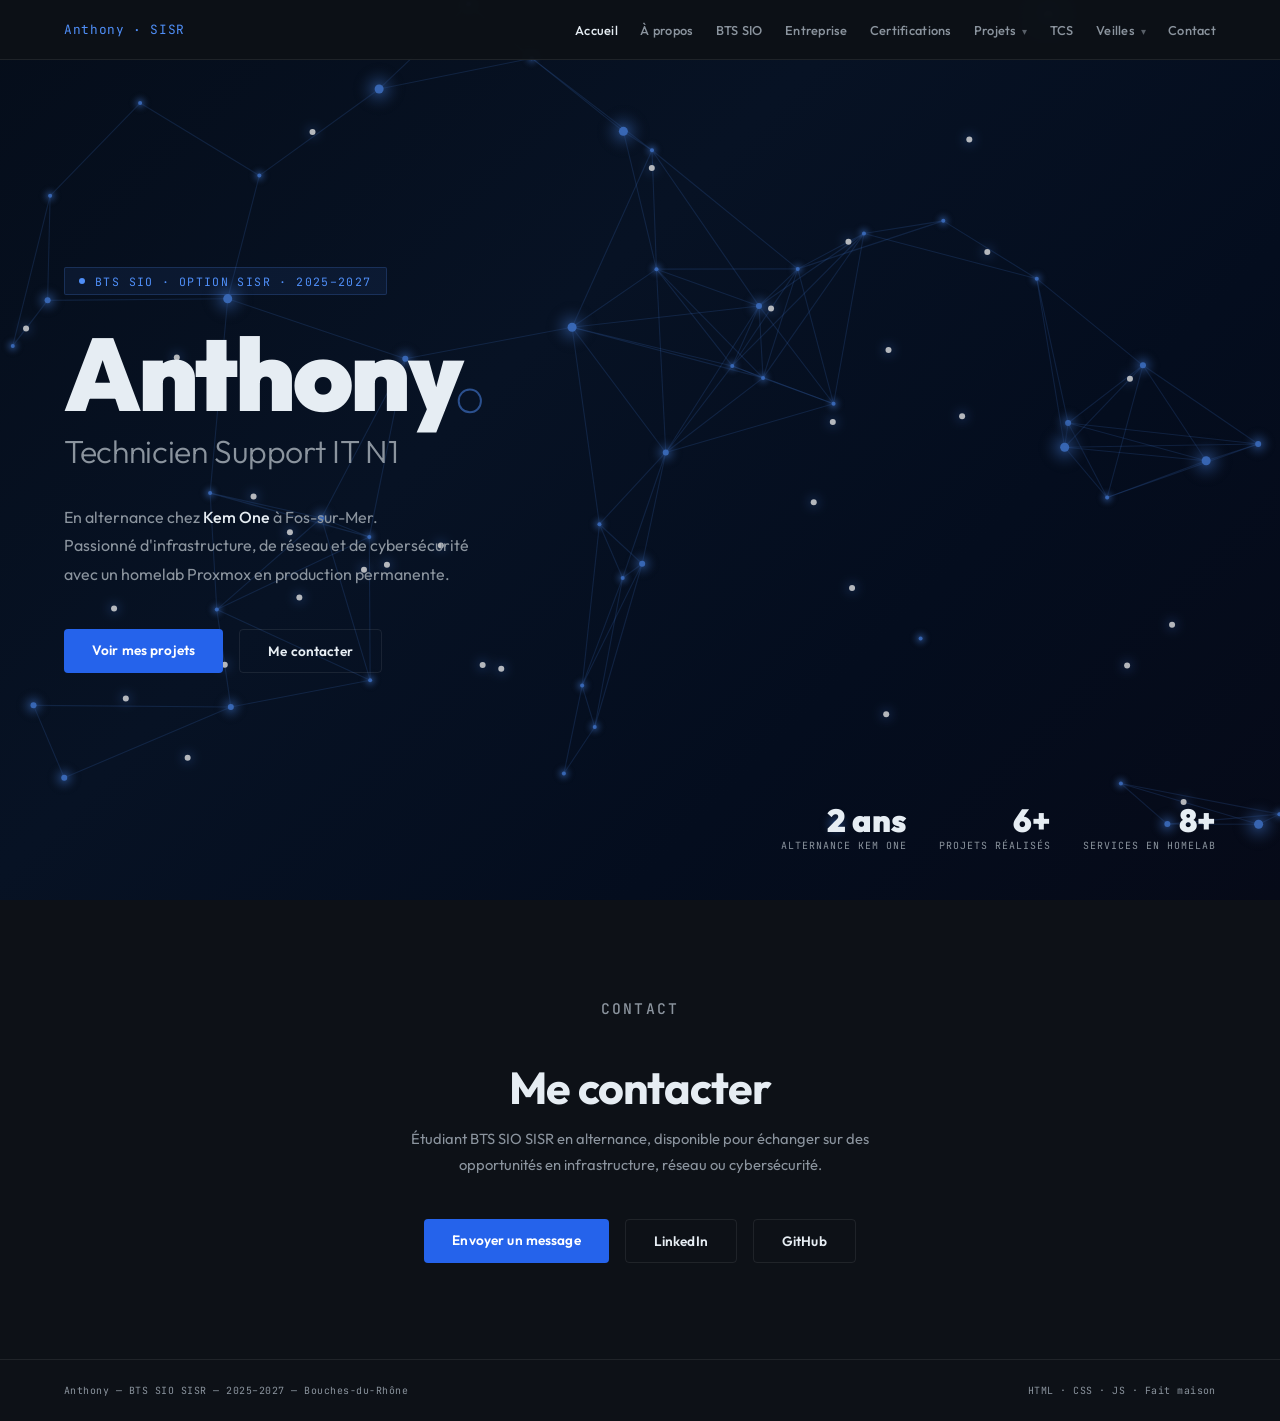
<file: index.html>
<!DOCTYPE html>
<html lang="fr">
<head>
  <meta charset="UTF-8"/>
  <meta name="viewport" content="width=device-width, initial-scale=1.0"/>
  <title>Anthony Portfolio BTS SIO SISR</title>
  <link rel="icon" type="image/x-icon" href="favicon.ico">
  <link rel="preconnect" href="https://fonts.googleapis.com">
  <link href="https://fonts.googleapis.com/css2?family=Outfit:wght@300;400;500;600;700;900&family=JetBrains+Mono:wght@400;500&display=swap" rel="stylesheet">
  <link rel="stylesheet" href="style.css">
</head>
<body>

<!-- NAV -->
<nav>
  <a href="index.html" class="nav-logo">Anthony · SISR</a>
  <ul class="nav-links">
    <li><a href="index.html" class="active">Accueil</a></li>
    <li><a href="a-propos.html">À propos</a></li>
    <li><a href="bts-sio.html">BTS SIO</a></li>
    <li><a href="entreprise.html">Entreprise</a></li>
    <li><a href="certifications.html">Certifications</a></li>
    <li class="has-sub">
      <a href="projets.html">Projets</a>
      <ul class="sub">
        <li><a href="procedures.html">Toutes mes procédures</a></li>
        <li><a href="projets-e5.html">Projets E5</a></li>
        <li><a href="projets-e6.html">Projets E6</a></li>
      </ul>
    </li>
    <li><a href="tcs.html">TCS</a></li>
    <li class="has-sub">
      <a href="veille-technologique.html">Veilles</a>
      <ul class="sub">
        <li><a href="veille-technologique.html">Veille technologique</a></li>
        <li><a href="veille-juridique.html">Veille juridique</a></li>
      </ul>
    </li>
    <li><a href="index.html#contact">Contact</a></li>
  </ul>
  <button class="burger" type="button" aria-label="Ouvrir le menu" aria-expanded="false">☰</button>
</nav>

<main>
<!-- HERO -->
<section id="hero">
  <canvas id="network-canvas"></canvas>
    <div class="hero-inner">
      <div class="hero-eyebrow">BTS SIO · Option SISR · 2025–2027</div>
      <h1 class="hero-name">Anthony<span>.</span></h1>
      <p class="hero-role">Technicien Support IT N1</p>
      <p class="hero-desc">
        En alternance chez <strong>Kem One</strong> à Fos-sur-Mer.<br>
        Passionné d'infrastructure, de réseau et de cybersécurité<br>
        avec un homelab Proxmox en production permanente.
      </p>
      <div class="hero-actions">
        <a href="projets.html" class="btn btn-blue">Voir mes projets</a>
        <a href="#contact" class="btn btn-ghost-d">Me contacter</a>
      </div>
    </div>

    <div class="hero-stats">
      <div class="h-stat">
        <div class="h-stat-val">2 ans</div>
        <div class="h-stat-label">Alternance Kem One</div>
      </div>
      <div class="h-stat">
        <div class="h-stat-val">6+</div>
        <div class="h-stat-label">Projets réalisés</div>
      </div>
      <div class="h-stat">
        <div class="h-stat-val">8+</div>
        <div class="h-stat-label">Services en homelab</div>
      </div>
    </div>
  </section>

<!-- CONTACT -->
<section class="s-dark0" id="contact">
  <div class="section-inner">
    <div class="contact-inner">
      <p class="s-tag" style="text-align:center">Contact</p>
      <h2 class="s-title reveal">Me contacter</h2>
      <p class="reveal">Étudiant BTS SIO SISR en alternance, disponible pour échanger
      sur des opportunités en infrastructure, réseau ou cybersécurité.</p>
      <div class="contact-btns reveal">
        <a href="mailto:Anthony.HOSPITAL@m2sformation.com" class="btn btn-blue">Envoyer un message</a>
        <a href="https://linkedin.com/in/anthony-hospital-2333b619b" target="_blank" class="btn btn-ghost-d">LinkedIn</a>
        <a href="https://github.com/anthhosp" target="_blank" class="btn btn-ghost-d">GitHub</a>
      </div>
    </div>
  </div>
</section>
</main>

<footer>
  <span>Anthony — BTS SIO SISR — 2025–2027 — Bouches-du-Rhône</span>
  <span>HTML · CSS · JS · Fait maison</span>
</footer>

<script src="site.js"></script>
<script src="hero.js"></script>
</body>
</html>
</file>
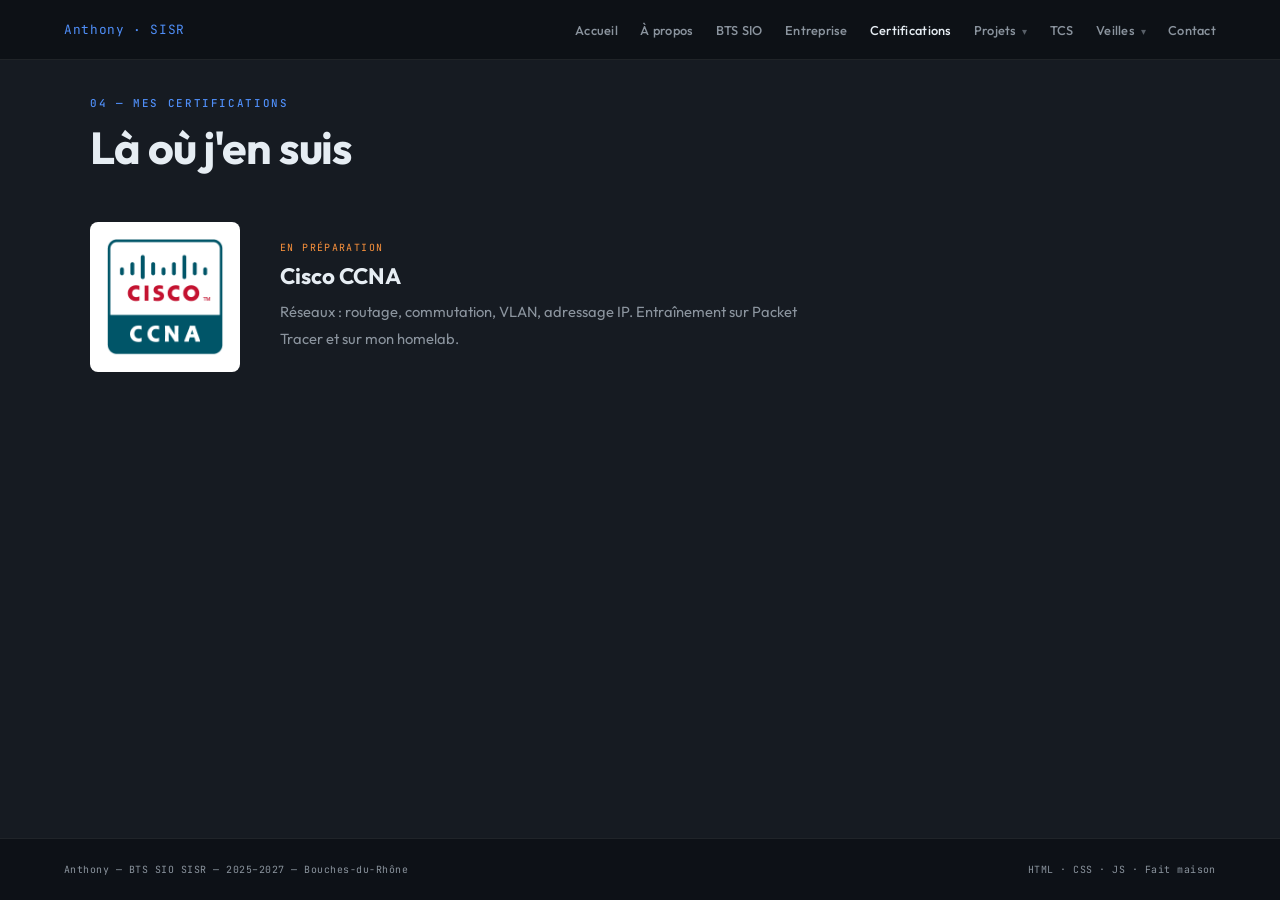
<file: certifications.html>
<!DOCTYPE html>
<html lang="fr">
<head>
  <meta charset="UTF-8"/>
  <meta name="viewport" content="width=device-width, initial-scale=1.0"/>
  <title>Mes certifications — Anthony</title>
  <link rel="icon" type="image/x-icon" href="favicon.ico">
  <link rel="preconnect" href="https://fonts.googleapis.com">
  <link href="https://fonts.googleapis.com/css2?family=Outfit:wght@300;400;500;600;700;900&family=JetBrains+Mono:wght@400;500&display=swap" rel="stylesheet">
  <link rel="stylesheet" href="style.css">
</head>
<body>

<!-- NAV -->
<nav>
  <a href="index.html" class="nav-logo">Anthony · SISR</a>
  <ul class="nav-links">
    <li><a href="index.html">Accueil</a></li>
    <li><a href="a-propos.html">À propos</a></li>
    <li><a href="bts-sio.html">BTS SIO</a></li>
    <li><a href="entreprise.html">Entreprise</a></li>
    <li><a href="certifications.html" class="active">Certifications</a></li>
    <li class="has-sub">
      <a href="projets.html">Projets</a>
      <ul class="sub">
        <li><a href="procedures.html">Toutes mes procédures</a></li>
        <li><a href="projets-e5.html">Projets E5</a></li>
        <li><a href="projets-e6.html">Projets E6</a></li>
      </ul>
    </li>
    <li><a href="tcs.html">TCS</a></li>
    <li class="has-sub">
      <a href="veille-technologique.html">Veilles</a>
      <ul class="sub">
        <li><a href="veille-technologique.html">Veille technologique</a></li>
        <li><a href="veille-juridique.html">Veille juridique</a></li>
      </ul>
    </li>
    <li><a href="index.html#contact">Contact</a></li>
  </ul>
  <button class="burger" type="button" aria-label="Ouvrir le menu" aria-expanded="false">☰</button>
</nav>

<main>
<!-- 04 — CERTIFICATIONS -->
<section class="s-dark" id="certifications">
  <div class="section-inner">
    <p class="s-tag">04 — Mes certifications</p>
    <h2 class="s-title">Là où j'en suis</h2>

    <div class="reveal" style="display:flex;align-items:center;gap:2.5rem;flex-wrap:wrap;">
      <div style="background:#fff;border-radius:8px;padding:1rem;flex-shrink:0;width:150px;height:150px;display:flex;align-items:center;justify-content:center;">
        <img src="logo-ccna.png" alt="Cisco CCNA" style="max-width:100%;max-height:100%;" onerror="this.style.display='none'">
      </div>
      <div style="max-width:520px;">
        <div style="font-family:var(--mono);font-size:0.62rem;letter-spacing:0.14em;text-transform:uppercase;color:#fb923c;margin-bottom:0.5rem;">En préparation</div>
        <h3 style="font-size:1.4rem;font-weight:700;color:var(--text-d);margin-bottom:0.6rem;">Cisco CCNA</h3>
        <p style="font-size:0.92rem;color:var(--text-d2);line-height:1.8;">Réseaux : routage, commutation, VLAN, adressage IP. Entraînement sur Packet Tracer et sur mon homelab.</p>
      </div>
    </div>
  </div>
</section>
</main>

<footer>
  <span>Anthony — BTS SIO SISR — 2025–2027 — Bouches-du-Rhône</span>
  <span>HTML · CSS · JS · Fait maison</span>
</footer>

<script src="site.js"></script>
</body>
</html>
</file>
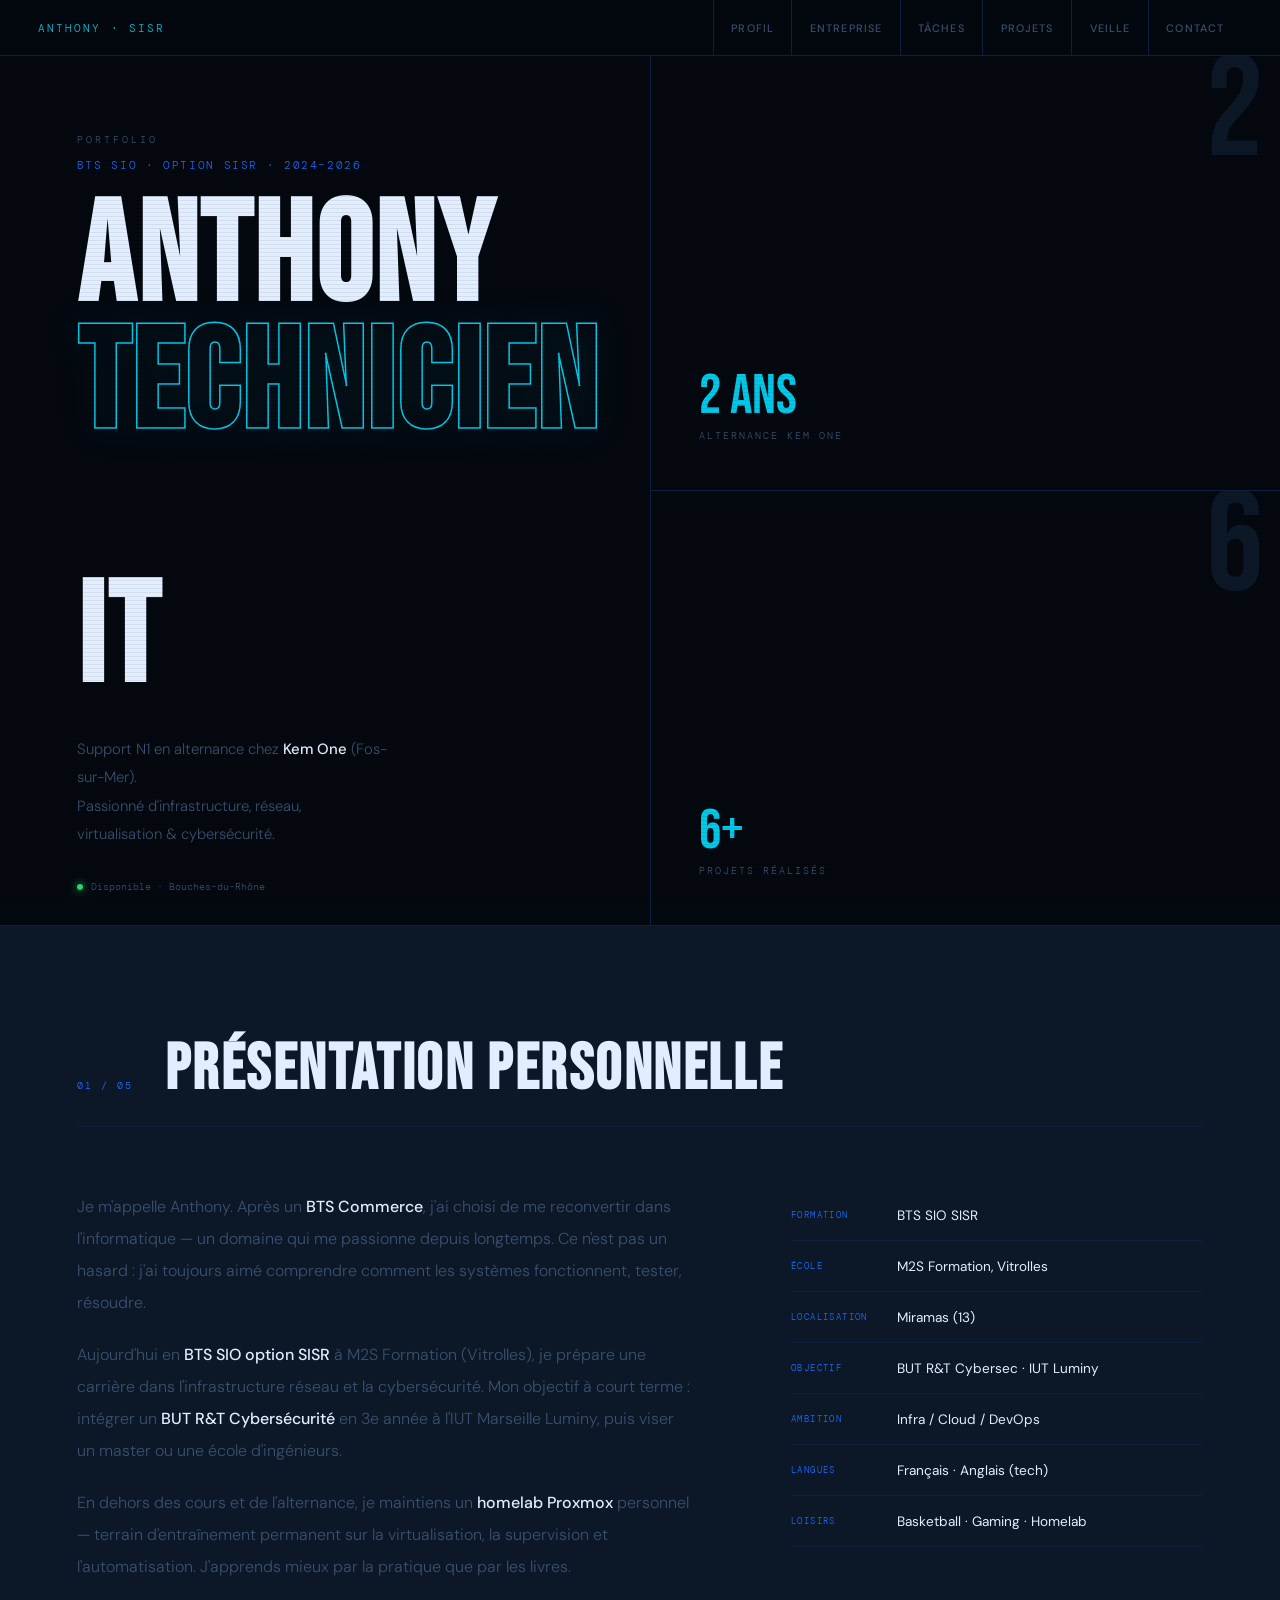
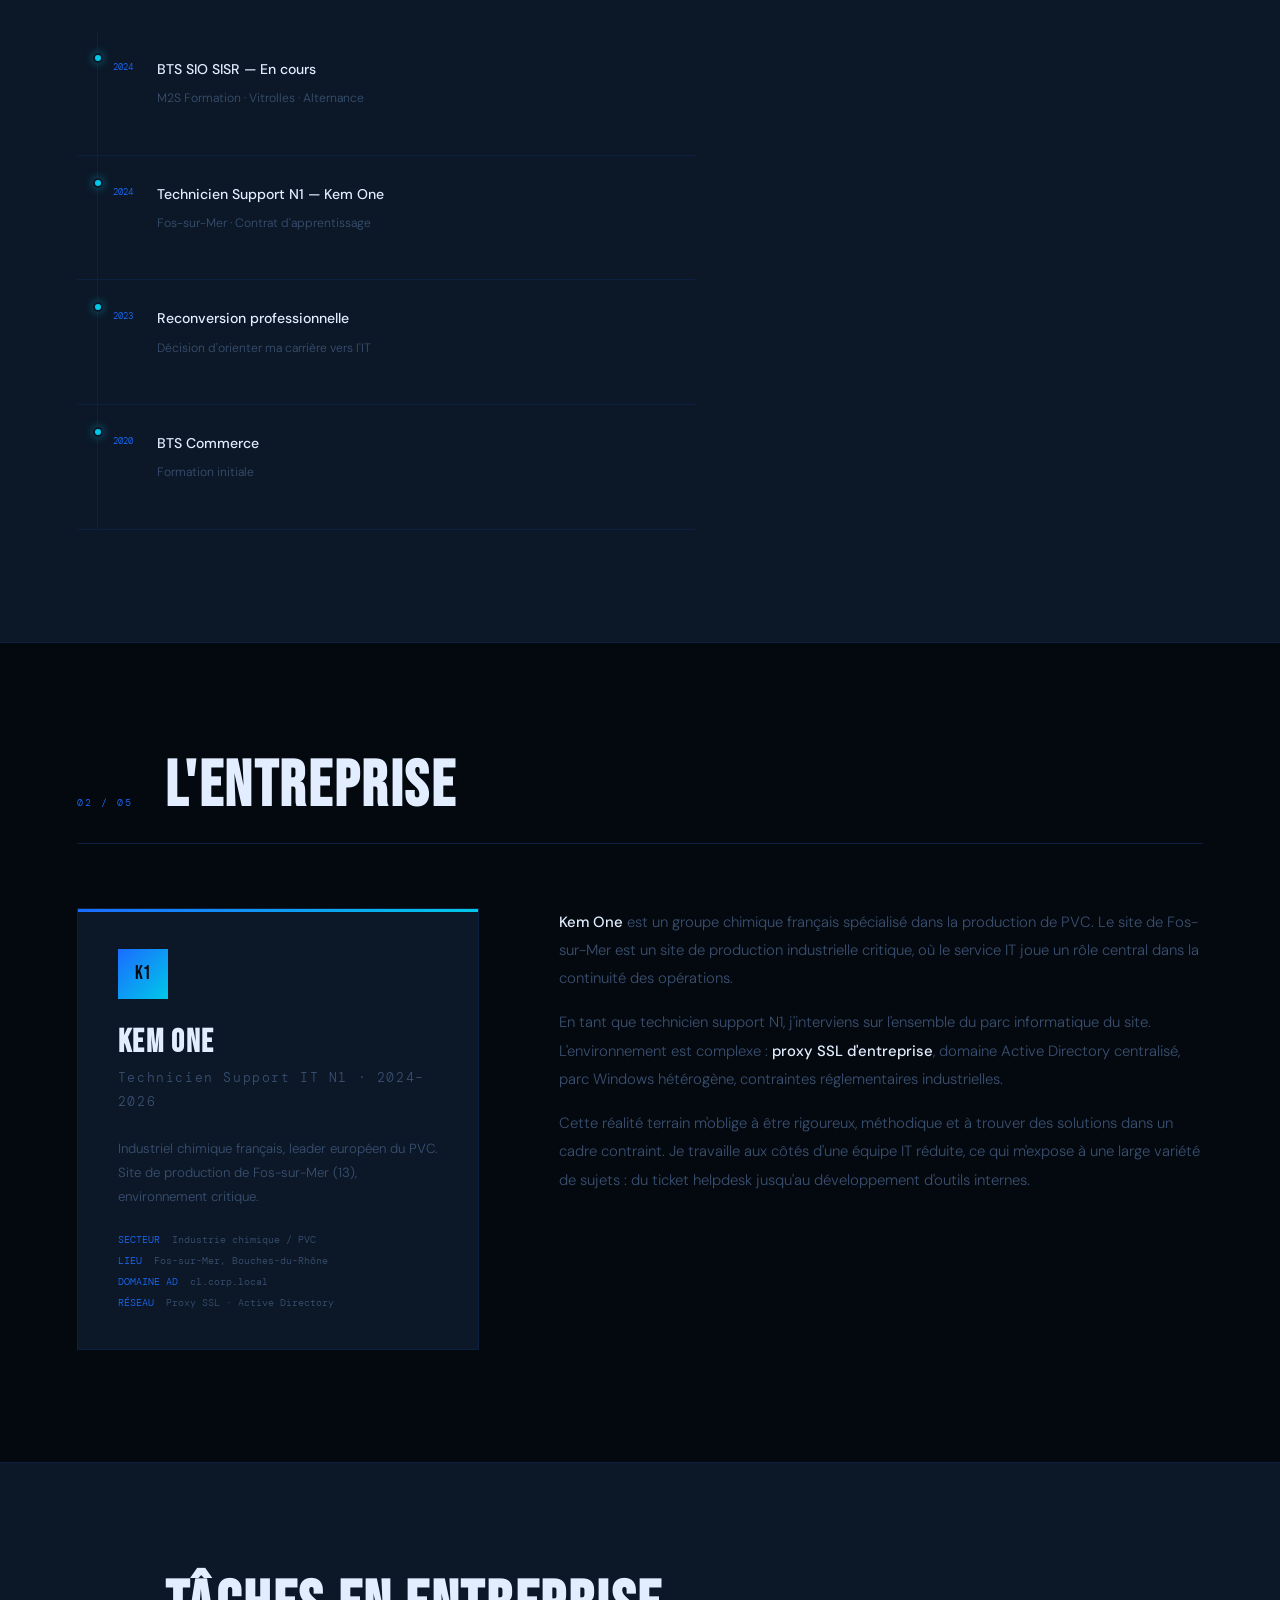
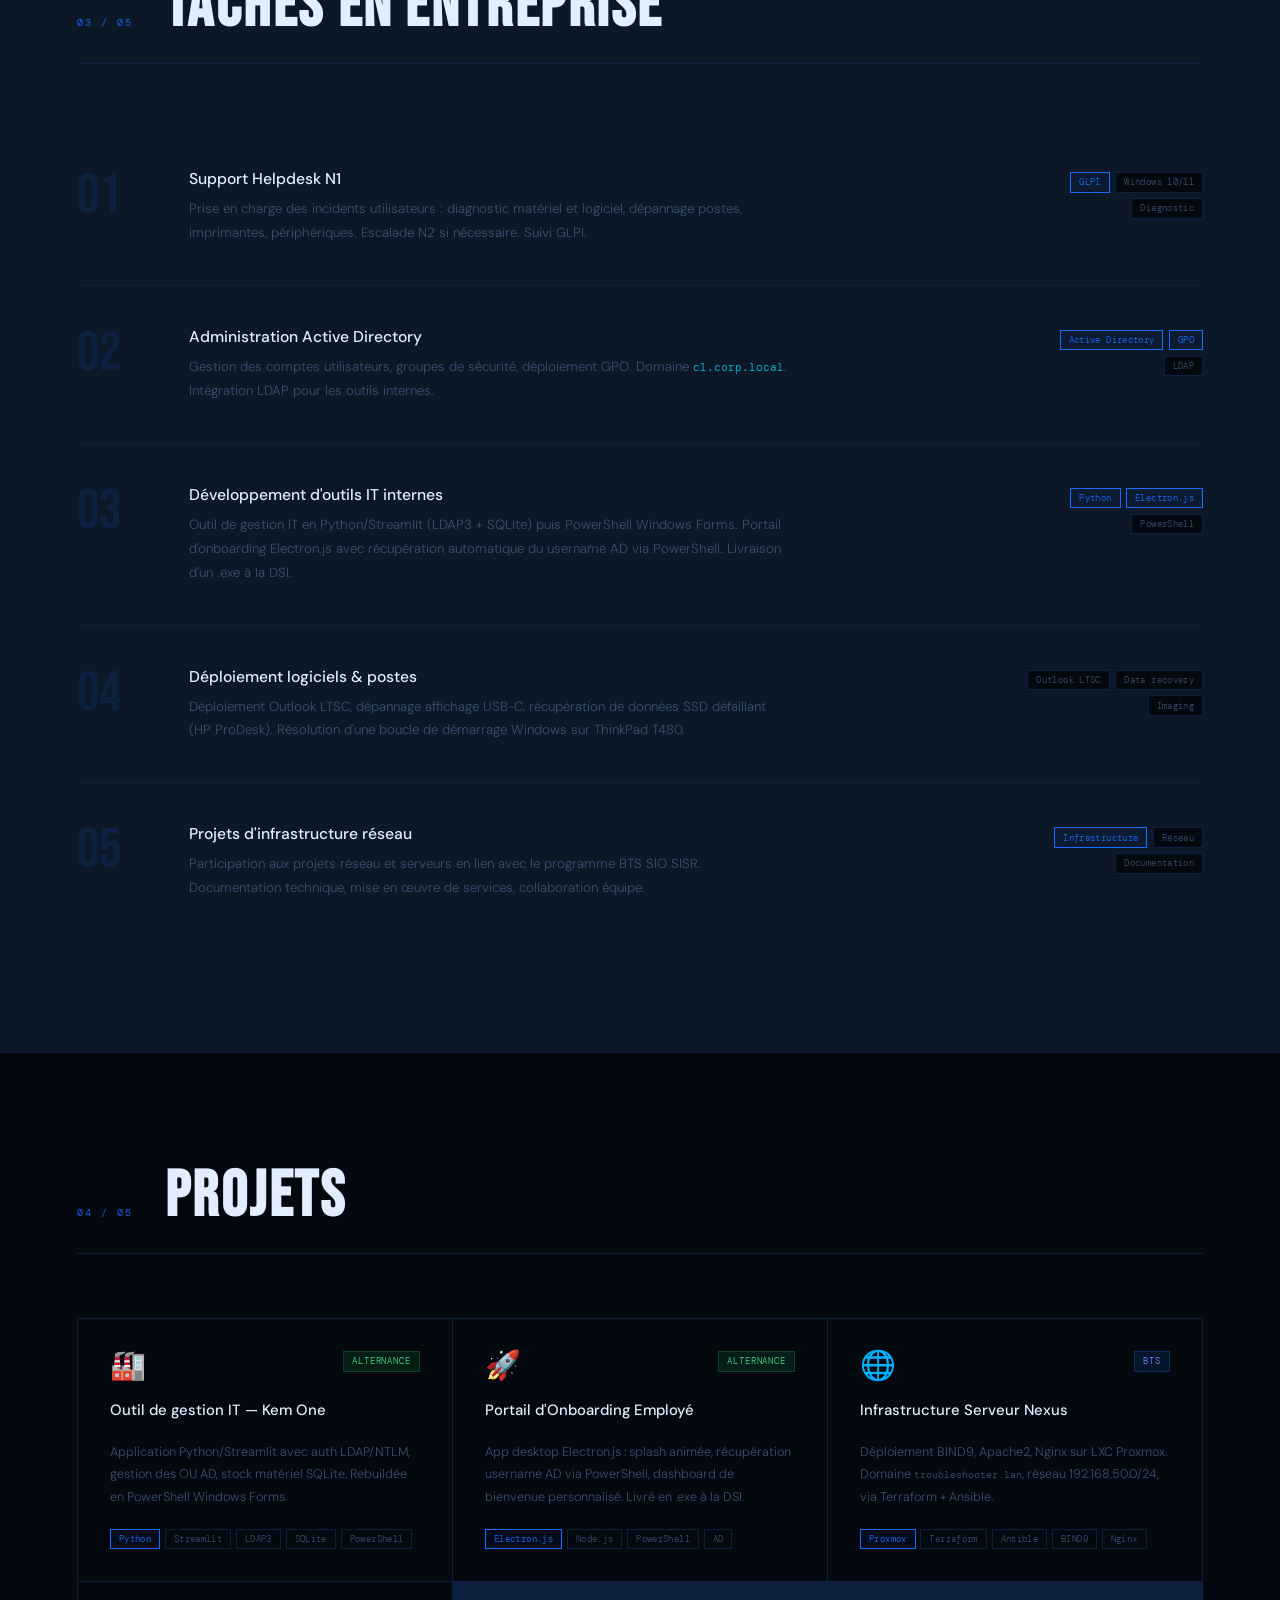
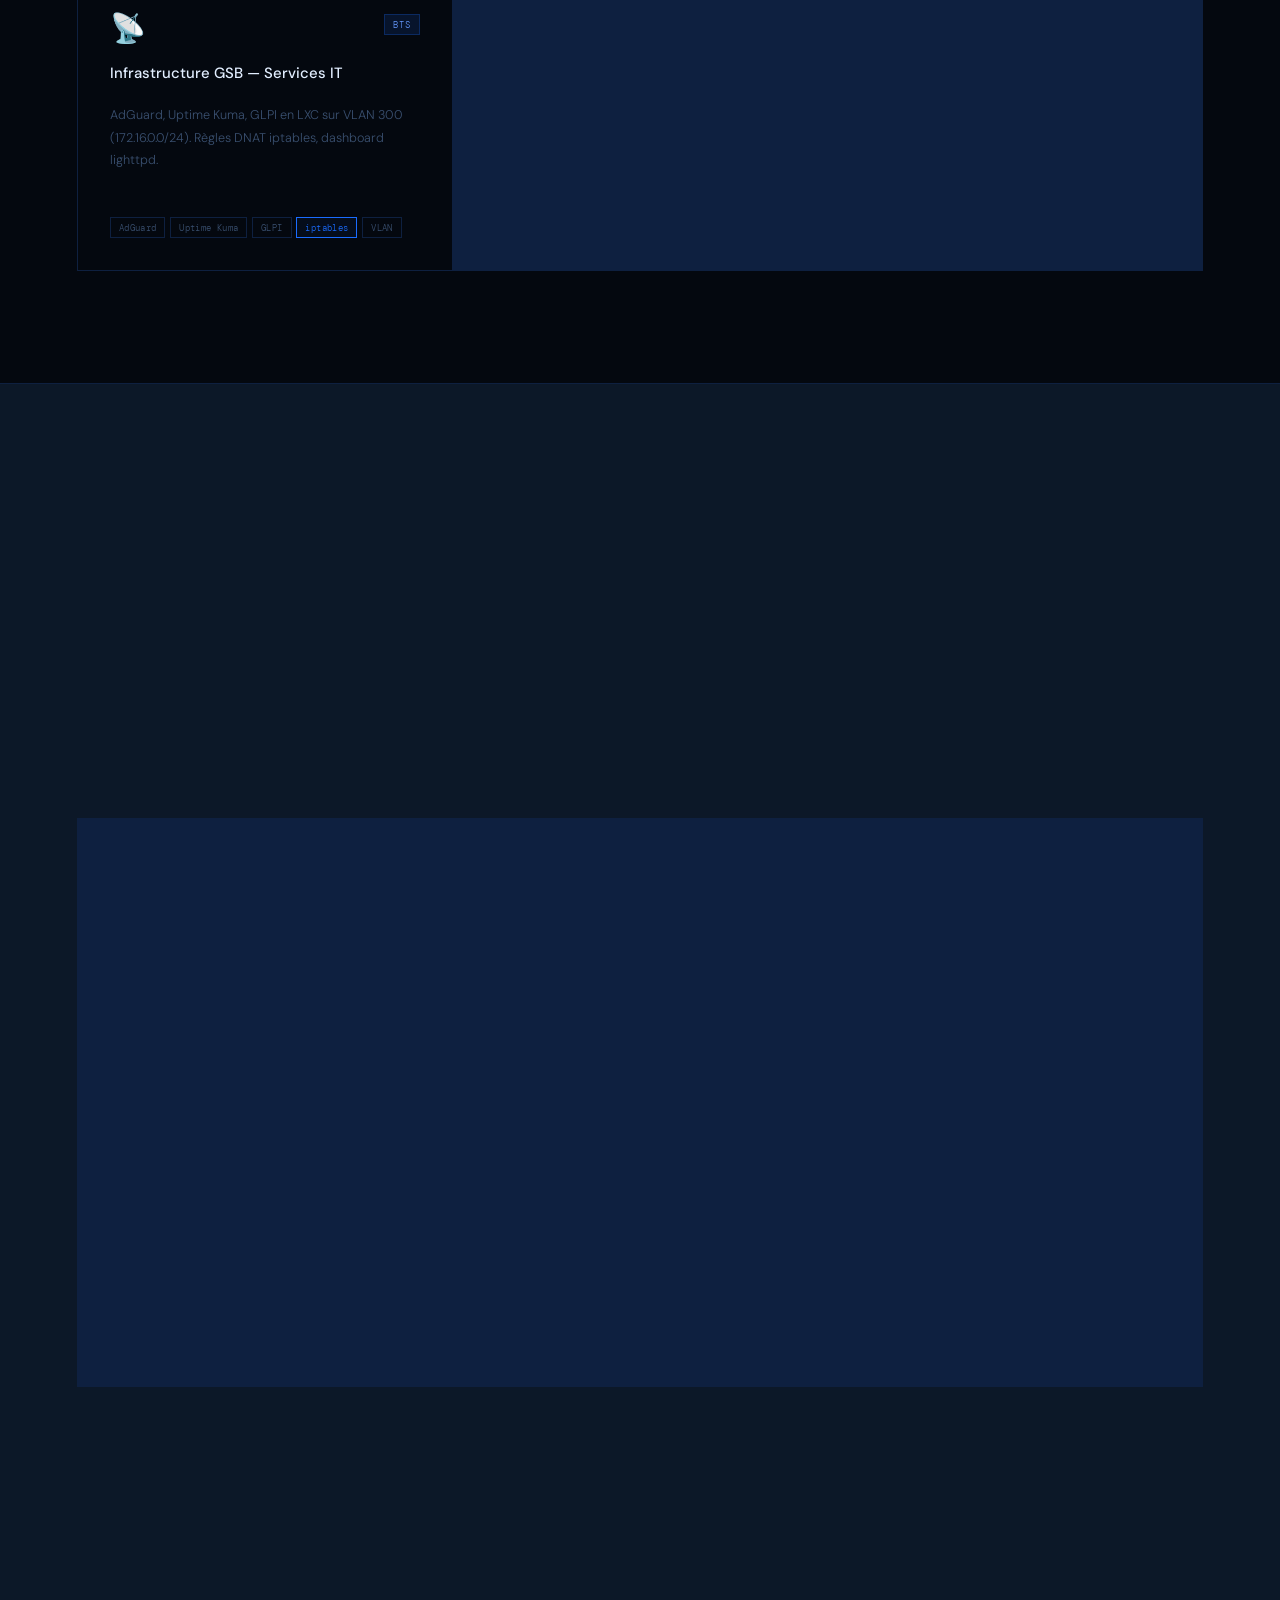
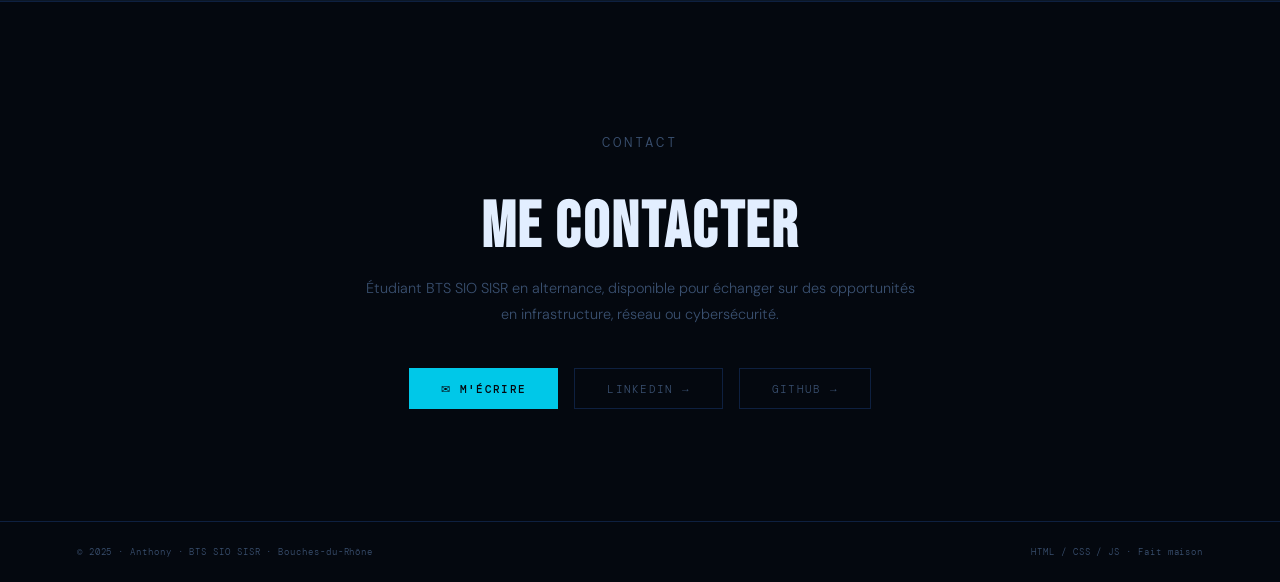
<file: portfolio.html>
<!DOCTYPE html>
<html lang="fr">
<head>
  <meta charset="UTF-8"/>
  <meta name="viewport" content="width=device-width, initial-scale=1.0"/>
  <title>Anthony — BTS SIO SISR</title>
  <link rel="preconnect" href="https://fonts.googleapis.com">
  <link href="https://fonts.googleapis.com/css2?family=Bebas+Neue&family=DM+Sans:ital,wght@0,300;0,400;0,500;1,300&family=DM+Mono:wght@400;500&display=swap" rel="stylesheet">
  <style>
    :root {
      --bg:    #04080f;
      --ink:   #e2eeff;
      --dim:   #3a5070;
      --faint: #0c1828;
      --line:  #0e2040;
      --blue:  #1a6cff;
      --cyan:  #00c8e8;
    }

    *, *::before, *::after { box-sizing: border-box; margin: 0; padding: 0; }
    html { scroll-behavior: smooth; }

    body {
      background: var(--bg);
      color: var(--ink);
      font-family: 'DM Sans', sans-serif;
      font-weight: 300;
      overflow-x: hidden;
    }

    body::after {
      content: '';
      position: fixed; inset: 0;
      background: repeating-linear-gradient(0deg,
        transparent 0px, transparent 3px,
        rgba(0,0,0,0.07) 3px, rgba(0,0,0,0.07) 4px);
      pointer-events: none;
      z-index: 9999;
    }

    /* NAV */
    nav {
      position: fixed; top: 0; left: 0; right: 0;
      z-index: 500;
      display: flex; justify-content: space-between; align-items: center;
      padding: 0 3vw;
      height: 56px;
      background: rgba(4,8,15,0.92);
      backdrop-filter: blur(16px);
      border-bottom: 1px solid var(--line);
    }

    .nav-id {
      font-family: 'DM Mono', monospace;
      font-size: 0.7rem;
      color: var(--cyan);
      letter-spacing: 0.18em;
      text-decoration: none;
    }

    .nav-menu { list-style: none; display: flex; }

    .nav-menu a {
      display: block;
      padding: 0 1.1rem;
      height: 56px;
      line-height: 56px;
      font-size: 0.68rem;
      font-weight: 500;
      letter-spacing: 0.1em;
      text-transform: uppercase;
      text-decoration: none;
      color: var(--dim);
      border-left: 1px solid var(--line);
      transition: color 0.2s, background 0.2s;
    }

    .nav-menu a:hover { color: var(--ink); background: var(--faint); }

    /* HERO */
    #hero {
      min-height: 100vh;
      display: grid;
      grid-template-columns: 1fr 1fr;
      border-bottom: 1px solid var(--line);
      padding-top: 56px;
    }

    .hero-left {
      padding: 8vw 4vw 6vw 6vw;
      display: flex;
      flex-direction: column;
      justify-content: flex-end;
      border-right: 1px solid var(--line);
      position: relative;
    }

    .hero-left::before {
      content: 'PORTFOLIO';
      position: absolute;
      top: 6vw; left: 6vw;
      font-family: 'DM Mono', monospace;
      font-size: 0.62rem;
      letter-spacing: 0.3em;
      color: var(--dim);
    }

    .hero-tag {
      font-family: 'DM Mono', monospace;
      font-size: 0.68rem;
      color: var(--blue);
      letter-spacing: 0.15em;
      margin-bottom: 1.5rem;
      opacity: 0;
      animation: up 0.7s 0.2s forwards;
    }

    .hero-name {
      font-family: 'Bebas Neue', sans-serif;
      font-size: clamp(5rem, 11vw, 11rem);
      line-height: 0.9;
      letter-spacing: 0.02em;
      margin-bottom: 2rem;
      opacity: 0;
      animation: up 0.7s 0.35s forwards;
    }

    .hero-name em {
      display: block;
      font-style: normal;
      color: transparent;
      -webkit-text-stroke: 1.5px var(--cyan);
      filter: drop-shadow(0 0 18px rgba(0,200,232,0.35));
    }

    .hero-desc {
      font-size: 0.93rem;
      color: var(--dim);
      max-width: 320px;
      line-height: 1.9;
      opacity: 0;
      animation: up 0.7s 0.5s forwards;
    }

    .hero-desc strong { color: var(--ink); font-weight: 500; }

    .hero-right {
      display: grid;
      grid-template-rows: 1fr 1fr;
    }

    .hero-stat {
      padding: 3rem;
      border-bottom: 1px solid var(--line);
      display: flex;
      flex-direction: column;
      justify-content: flex-end;
      position: relative;
      overflow: hidden;
    }

    .hero-stat:last-child { border-bottom: none; }

    .hero-stat::before {
      content: attr(data-n);
      position: absolute;
      top: -1rem; right: 1rem;
      font-family: 'Bebas Neue', sans-serif;
      font-size: 9rem;
      color: var(--faint);
      line-height: 1;
      pointer-events: none;
    }

    .stat-val {
      font-family: 'Bebas Neue', sans-serif;
      font-size: 3.5rem;
      color: var(--cyan);
      line-height: 1;
      margin-bottom: 0.25rem;
    }

    .stat-label {
      font-family: 'DM Mono', monospace;
      font-size: 0.62rem;
      letter-spacing: 0.2em;
      color: var(--dim);
      text-transform: uppercase;
    }

    .hero-ping {
      position: absolute;
      bottom: 2rem; left: 6vw;
      display: flex; align-items: center; gap: 0.5rem;
      font-family: 'DM Mono', monospace;
      font-size: 0.62rem;
      color: var(--dim);
      opacity: 0;
      animation: up 0.7s 0.8s forwards;
    }

    .ping-dot {
      width: 6px; height: 6px;
      background: #22dd66;
      border-radius: 50%;
      box-shadow: 0 0 8px #22dd66;
      animation: blink 2.5s infinite;
    }

    /* SECTION BASE */
    .s-wrap { max-width: 1400px; margin: 0 auto; padding: 7rem 6vw; }

    .s-head {
      display: flex;
      align-items: baseline;
      gap: 2rem;
      margin-bottom: 4rem;
      border-bottom: 1px solid var(--line);
      padding-bottom: 1.5rem;
    }

    .s-num {
      font-family: 'DM Mono', monospace;
      font-size: 0.62rem;
      color: var(--blue);
      letter-spacing: 0.2em;
      flex-shrink: 0;
    }

    .s-title {
      font-family: 'Bebas Neue', sans-serif;
      font-size: clamp(2.5rem, 5vw, 4.5rem);
      letter-spacing: 0.04em;
      line-height: 1;
    }

    /* PRESENTATION */
    #presentation { background: var(--faint); border-bottom: 1px solid var(--line); }

    .perso-grid {
      display: grid;
      grid-template-columns: 1.2fr 0.8fr;
      gap: 6rem;
      align-items: start;
    }

    .perso-text { font-size: 1rem; line-height: 2; color: var(--dim); }
    .perso-text p { margin-bottom: 1.25rem; }
    .perso-text strong { color: var(--ink); font-weight: 500; }

    .perso-aside { display: flex; flex-direction: column; gap: 1px; }

    .aside-row {
      display: flex;
      padding: 1rem 0;
      border-bottom: 1px solid var(--line);
      gap: 1rem;
    }

    .aside-key {
      font-family: 'DM Mono', monospace;
      font-size: 0.58rem;
      letter-spacing: 0.15em;
      color: var(--blue);
      text-transform: uppercase;
      min-width: 90px;
      padding-top: 2px;
    }

    .aside-val { font-size: 0.85rem; color: var(--ink); font-weight: 400; }

    .perso-formation { margin-top: 3rem; }

    .formation-item {
      display: grid;
      grid-template-columns: 56px 1fr;
      gap: 1.5rem;
      padding: 1.5rem 0;
      border-bottom: 1px solid var(--line);
      position: relative;
    }

    .formation-item::before {
      content: '';
      position: absolute;
      left: 20px; top: 0; bottom: 0;
      width: 1px;
      background: var(--line);
    }

    .f-year {
      font-family: 'DM Mono', monospace;
      font-size: 0.58rem;
      color: var(--blue);
      text-align: right;
      padding-top: 3px;
      position: relative;
      z-index: 1;
    }

    .f-dot {
      position: absolute;
      left: 16px; top: 22px;
      width: 10px; height: 10px;
      border-radius: 50%;
      background: var(--cyan);
      border: 2px solid var(--faint);
      box-shadow: 0 0 8px rgba(0,200,232,0.5);
    }

    .f-body h4 { font-size: 0.88rem; font-weight: 500; margin-bottom: 0.2rem; color: var(--ink); }
    .f-body p  { font-size: 0.76rem; color: var(--dim); }

    /* ENTREPRISE */
    #entreprise { border-bottom: 1px solid var(--line); }

    .ent-grid {
      display: grid;
      grid-template-columns: 1fr 1.6fr;
      gap: 5rem;
      align-items: start;
    }

    .ent-card {
      background: var(--faint);
      border: 1px solid var(--line);
      padding: 2.5rem;
      position: relative;
    }

    .ent-card::before {
      content: '';
      position: absolute;
      top: 0; left: 0; right: 0;
      height: 3px;
      background: linear-gradient(90deg, var(--blue), var(--cyan));
    }

    .ent-logo {
      width: 50px; height: 50px;
      background: linear-gradient(135deg, var(--blue), var(--cyan));
      display: flex; align-items: center; justify-content: center;
      font-family: 'Bebas Neue', sans-serif;
      font-size: 1.2rem;
      color: var(--bg);
      margin-bottom: 1.5rem;
    }

    .ent-card h3 {
      font-family: 'Bebas Neue', sans-serif;
      font-size: 2rem;
      letter-spacing: 0.05em;
      margin-bottom: 0.25rem;
    }

    .ent-role {
      font-family: 'DM Mono', monospace;
      font-size: 0.62rem;
      color: var(--cyan);
      letter-spacing: 0.12em;
      margin-bottom: 1.5rem;
    }

    .ent-card > p { font-size: 0.83rem; color: var(--dim); line-height: 1.8; }

    .ent-facts { margin-top: 1.5rem; display: flex; flex-direction: column; gap: 0.5rem; }

    .ent-fact {
      display: flex; gap: 0.75rem;
      font-family: 'DM Mono', monospace;
      font-size: 0.62rem;
      color: var(--dim);
    }

    .ent-fact span:first-child { color: var(--blue); }

    .ent-desc { font-size: 0.93rem; color: var(--dim); line-height: 1.9; }
    .ent-desc p { margin-bottom: 1rem; }
    .ent-desc strong { color: var(--ink); font-weight: 500; }

    /* TÂCHES */
    #taches { background: var(--faint); border-bottom: 1px solid var(--line); }

    .tache-item {
      display: grid;
      grid-template-columns: 72px 1fr auto;
      gap: 2.5rem;
      align-items: start;
      padding: 2.5rem 0;
      border-bottom: 1px solid var(--line);
      transition: background 0.2s;
    }

    .tache-item:hover { background: rgba(26,108,255,0.03); }
    .tache-item:last-child { border-bottom: none; }

    .tache-num {
      font-family: 'Bebas Neue', sans-serif;
      font-size: 3.5rem;
      color: var(--line);
      line-height: 1;
      transition: color 0.2s;
    }

    .tache-item:hover .tache-num { color: var(--blue); }

    .tache-body h3 { font-size: 0.98rem; font-weight: 500; color: var(--ink); margin-bottom: 0.5rem; }
    .tache-body p  { font-size: 0.83rem; color: var(--dim); line-height: 1.8; max-width: 600px; }

    .tache-tags {
      display: flex; flex-wrap: wrap; gap: 0.35rem;
      justify-content: flex-end;
      max-width: 180px;
      padding-top: 4px;
    }

    .chip {
      font-family: 'DM Mono', monospace;
      font-size: 0.58rem;
      letter-spacing: 0.04em;
      padding: 0.2rem 0.5rem;
      border: 1px solid var(--line);
      color: var(--dim);
      background: var(--bg);
    }

    .chip.hi { border-color: var(--blue); color: var(--blue); background: rgba(26,108,255,0.05); }

    /* PROJETS */
    #projets { border-bottom: 1px solid var(--line); }

    .proj-grid {
      display: grid;
      grid-template-columns: repeat(3, 1fr);
      gap: 1px;
      background: var(--line);
      border: 1px solid var(--line);
    }

    .proj-card {
      background: var(--bg);
      padding: 2rem;
      display: flex;
      flex-direction: column;
      gap: 1.25rem;
      transition: background 0.2s;
      position: relative;
      overflow: hidden;
    }

    .proj-card:hover { background: var(--faint); }

    .proj-card::after {
      content: '';
      position: absolute;
      bottom: 0; left: 0; right: 0;
      height: 2px;
      background: linear-gradient(90deg, var(--blue), var(--cyan));
      transform: scaleX(0);
      transform-origin: left;
      transition: transform 0.3s;
    }

    .proj-card:hover::after { transform: scaleX(1); }

    .proj-top { display: flex; justify-content: space-between; align-items: flex-start; }

    .proj-icon { font-size: 1.8rem; line-height: 1; }

    .proj-badge {
      font-family: 'DM Mono', monospace;
      font-size: 0.56rem;
      letter-spacing: 0.1em;
      padding: 0.2rem 0.5rem;
      text-transform: uppercase;
    }

    .b-bts  { background: rgba(26,108,255,0.12); color: #6699ff; border: 1px solid rgba(26,108,255,0.25); }
    .b-alt  { background: rgba(34,221,102,0.1);  color: #44dd88; border: 1px solid rgba(34,221,102,0.2); }
    .b-perso{ background: rgba(0,200,232,0.08);  color: var(--cyan); border: 1px solid rgba(0,200,232,0.2); }

    .proj-card h3 { font-size: 0.93rem; font-weight: 500; color: var(--ink); line-height: 1.4; }
    .proj-card p  { font-size: 0.79rem; color: var(--dim); line-height: 1.8; flex: 1; }

    .proj-stack { display: flex; flex-wrap: wrap; gap: 0.3rem; }

    /* VEILLE */
    #veille { background: var(--faint); border-bottom: 1px solid var(--line); }

    .veille-intro {
      font-size: 0.93rem;
      color: var(--dim);
      line-height: 1.9;
      max-width: 640px;
      margin-bottom: 3.5rem;
    }

    .veille-intro strong { color: var(--ink); font-weight: 500; }

    .veille-grid {
      display: grid;
      grid-template-columns: repeat(2, 1fr);
      gap: 1px;
      background: var(--line);
      border: 1px solid var(--line);
    }

    .veille-card {
      background: var(--bg);
      padding: 2rem 2.5rem;
      position: relative;
    }

    .veille-card::before {
      content: '';
      position: absolute;
      top: 0; left: 0;
      width: 3px; height: 100%;
      background: linear-gradient(180deg, var(--blue), var(--cyan));
    }

    .veille-card h3 {
      font-family: 'Bebas Neue', sans-serif;
      font-size: 1.5rem;
      letter-spacing: 0.05em;
      margin-bottom: 0.75rem;
      color: var(--ink);
    }

    .veille-card p { font-size: 0.8rem; color: var(--dim); line-height: 1.85; margin-bottom: 1rem; }

    .veille-card ul { list-style: none; display: flex; flex-direction: column; gap: 0.4rem; }

    .veille-card li {
      font-family: 'DM Mono', monospace;
      font-size: 0.62rem;
      color: var(--dim);
      display: flex; align-items: center; gap: 0.6rem;
    }

    .veille-card li::before { content: '›'; color: var(--cyan); font-size: 1rem; }

    .veille-sources { margin-top: 3rem; }

    .veille-sources h4 {
      font-family: 'DM Mono', monospace;
      font-size: 0.62rem;
      letter-spacing: 0.2em;
      color: var(--blue);
      text-transform: uppercase;
      margin-bottom: 1rem;
    }

    .sources-row { display: flex; flex-wrap: wrap; gap: 0.5rem; }

    .source-pill {
      font-family: 'DM Mono', monospace;
      font-size: 0.6rem;
      padding: 0.3rem 0.8rem;
      border: 1px solid var(--line);
      color: var(--dim);
      letter-spacing: 0.05em;
      transition: border-color 0.2s, color 0.2s;
      cursor: default;
    }

    .source-pill:hover { border-color: var(--cyan); color: var(--cyan); }

    /* CONTACT */
    #contact { text-align: center; }

    .contact-inner { max-width: 560px; margin: 0 auto; }
    .contact-inner p { font-size: 0.9rem; color: var(--dim); margin-bottom: 2.5rem; line-height: 1.8; margin-top: 1rem; }

    .contact-btns { display: flex; justify-content: center; gap: 1rem; flex-wrap: wrap; }

    .btn {
      display: inline-flex;
      align-items: center;
      gap: 0.5rem;
      padding: 0.8rem 2rem;
      font-family: 'DM Mono', monospace;
      font-size: 0.68rem;
      letter-spacing: 0.12em;
      text-transform: uppercase;
      text-decoration: none;
      cursor: pointer;
      border: none;
      transition: all 0.2s;
    }

    .btn-solid { background: var(--cyan); color: var(--bg); font-weight: 500; }
    .btn-solid:hover { background: #fff; box-shadow: 0 0 24px rgba(0,200,232,0.3); }

    .btn-line { background: transparent; color: var(--dim); border: 1px solid var(--line); }
    .btn-line:hover { border-color: var(--dim); color: var(--ink); }

    footer {
      border-top: 1px solid var(--line);
      padding: 1.5rem 6vw;
      display: flex;
      justify-content: space-between;
      font-family: 'DM Mono', monospace;
      font-size: 0.58rem;
      color: var(--dim);
      letter-spacing: 0.1em;
    }

    /* ANIMATIONS */
    @keyframes up {
      from { opacity:0; transform: translateY(18px); }
      to   { opacity:1; transform: translateY(0); }
    }

    @keyframes blink {
      0%,100% { opacity:1; }
      50%      { opacity:0.3; }
    }

    .reveal {
      opacity: 0;
      transform: translateY(16px);
      transition: opacity 0.55s, transform 0.55s;
    }

    .reveal.on { opacity: 1; transform: translateY(0); }

    /* RESPONSIVE */
    @media (max-width: 900px) {
      #hero { grid-template-columns: 1fr; }
      .hero-right { display: none; }
      .perso-grid, .ent-grid { grid-template-columns: 1fr; gap: 2.5rem; }
      .proj-grid { grid-template-columns: 1fr; }
      .veille-grid { grid-template-columns: 1fr; }
      .tache-item { grid-template-columns: 48px 1fr; }
      .tache-tags { display: none; }
      .nav-menu { display: none; }
      .s-wrap { padding: 4rem 5vw; }
    }
  </style>
</head>
<body>

<nav>
  <a href="#hero" class="nav-id">ANTHONY · SISR</a>
  <ul class="nav-menu">
    <li><a href="#presentation">Profil</a></li>
    <li><a href="#entreprise">Entreprise</a></li>
    <li><a href="#taches">Tâches</a></li>
    <li><a href="#projets">Projets</a></li>
    <li><a href="#veille">Veille</a></li>
    <li><a href="#contact">Contact</a></li>
  </ul>
</nav>

<!-- 00. ACCUEIL -->
<section id="hero">
  <div class="hero-left">
    <p class="hero-tag">BTS SIO · OPTION SISR · 2024–2026</p>
    <h1 class="hero-name">
      Anthony<br>
      <em>Technicien</em><br>
      IT
    </h1>
    <p class="hero-desc">
      Support N1 en alternance chez <strong>Kem One</strong> (Fos-sur-Mer).<br>
      Passionné d'infrastructure, réseau,<br>virtualisation &amp; cybersécurité.
    </p>
    <div class="hero-ping">
      <span class="ping-dot"></span>
      Disponible · Bouches-du-Rhône
    </div>
  </div>

  <div class="hero-right">
    <div class="hero-stat" data-n="2">
      <div class="stat-val">2 ans</div>
      <div class="stat-label">Alternance Kem One</div>
    </div>
    <div class="hero-stat" data-n="6">
      <div class="stat-val">6+</div>
      <div class="stat-label">Projets réalisés</div>
    </div>
  </div>
</section>

<!-- 01. PRÉSENTATION -->
<section id="presentation">
  <div class="s-wrap">
    <div class="s-head reveal">
      <span class="s-num">01 / 05</span>
      <h2 class="s-title">Présentation personnelle</h2>
    </div>
    <div class="perso-grid">
      <div class="perso-text reveal">
        <p>
          Je m'appelle Anthony. Après un <strong>BTS Commerce</strong>, j'ai choisi de me reconvertir
          dans l'informatique — un domaine qui me passionne depuis longtemps. Ce n'est pas un hasard :
          j'ai toujours aimé comprendre comment les systèmes fonctionnent, tester, résoudre.
        </p>
        <p>
          Aujourd'hui en <strong>BTS SIO option SISR</strong> à M2S Formation (Vitrolles), je prépare
          une carrière dans l'infrastructure réseau et la cybersécurité. Mon objectif à court terme :
          intégrer un <strong>BUT R&amp;T Cybersécurité</strong> en 3e année à l'IUT Marseille Luminy,
          puis viser un master ou une école d'ingénieurs.
        </p>
        <p>
          En dehors des cours et de l'alternance, je maintiens un <strong>homelab Proxmox</strong>
          personnel — terrain d'entraînement permanent sur la virtualisation, la supervision et l'automatisation.
          J'apprends mieux par la pratique que par les livres.
        </p>

        <div class="perso-formation">
          <div class="formation-item">
            <span class="f-year">2024</span>
            <div class="f-dot"></div>
            <div class="f-body">
              <h4>BTS SIO SISR — En cours</h4>
              <p>M2S Formation · Vitrolles · Alternance</p>
            </div>
          </div>
          <div class="formation-item">
            <span class="f-year">2024</span>
            <div class="f-dot"></div>
            <div class="f-body">
              <h4>Technicien Support N1 — Kem One</h4>
              <p>Fos-sur-Mer · Contrat d'apprentissage</p>
            </div>
          </div>
          <div class="formation-item">
            <span class="f-year">2023</span>
            <div class="f-dot"></div>
            <div class="f-body">
              <h4>Reconversion professionnelle</h4>
              <p>Décision d'orienter ma carrière vers l'IT</p>
            </div>
          </div>
          <div class="formation-item">
            <span class="f-year">2020</span>
            <div class="f-dot"></div>
            <div class="f-body">
              <h4>BTS Commerce</h4>
              <p>Formation initiale</p>
            </div>
          </div>
        </div>
      </div>

      <div class="perso-aside reveal">
        <div class="aside-row"><span class="aside-key">Formation</span><span class="aside-val">BTS SIO SISR</span></div>
        <div class="aside-row"><span class="aside-key">École</span><span class="aside-val">M2S Formation, Vitrolles</span></div>
        <div class="aside-row"><span class="aside-key">Localisation</span><span class="aside-val">Miramas (13)</span></div>
        <div class="aside-row"><span class="aside-key">Objectif</span><span class="aside-val">BUT R&T Cybersec · IUT Luminy</span></div>
        <div class="aside-row"><span class="aside-key">Ambition</span><span class="aside-val">Infra / Cloud / DevOps</span></div>
        <div class="aside-row"><span class="aside-key">Langues</span><span class="aside-val">Français · Anglais (tech)</span></div>
        <div class="aside-row"><span class="aside-key">Loisirs</span><span class="aside-val">Basketball · Gaming · Homelab</span></div>
      </div>
    </div>
  </div>
</section>

<!-- 02. ENTREPRISE -->
<section id="entreprise">
  <div class="s-wrap">
    <div class="s-head reveal">
      <span class="s-num">02 / 05</span>
      <h2 class="s-title">L'entreprise</h2>
    </div>
    <div class="ent-grid">
      <div class="ent-card reveal">
        <div class="ent-logo">K1</div>
        <h3>Kem One</h3>
        <p class="ent-role">Technicien Support IT N1 · 2024–2026</p>
        <p>Industriel chimique français, leader européen du PVC. Site de production de Fos-sur-Mer (13), environnement critique.</p>
        <div class="ent-facts">
          <div class="ent-fact"><span>SECTEUR</span><span>Industrie chimique / PVC</span></div>
          <div class="ent-fact"><span>LIEU</span><span>Fos-sur-Mer, Bouches-du-Rhône</span></div>
          <div class="ent-fact"><span>DOMAINE AD</span><span>cl.corp.local</span></div>
          <div class="ent-fact"><span>RÉSEAU</span><span>Proxy SSL · Active Directory</span></div>
        </div>
      </div>

      <div class="ent-desc reveal">
        <p>
          <strong>Kem One</strong> est un groupe chimique français spécialisé dans la production de PVC.
          Le site de Fos-sur-Mer est un site de production industrielle critique, où le service IT
          joue un rôle central dans la continuité des opérations.
        </p>
        <p>
          En tant que technicien support N1, j'interviens sur l'ensemble du parc informatique du site.
          L'environnement est complexe : <strong>proxy SSL d'entreprise</strong>, domaine Active Directory
          centralisé, parc Windows hétérogène, contraintes réglementaires industrielles.
        </p>
        <p>
          Cette réalité terrain m'oblige à être rigoureux, méthodique et à trouver des solutions dans
          un cadre contraint. Je travaille aux côtés d'une équipe IT réduite, ce qui m'expose à une
          large variété de sujets : du ticket helpdesk jusqu'au développement d'outils internes.
        </p>
      </div>
    </div>
  </div>
</section>

<!-- 03. TÂCHES -->
<section id="taches">
  <div class="s-wrap">
    <div class="s-head reveal">
      <span class="s-num">03 / 05</span>
      <h2 class="s-title">Tâches en entreprise</h2>
    </div>

    <div class="taches-list">
      <div class="tache-item reveal">
        <div class="tache-num">01</div>
        <div class="tache-body">
          <h3>Support Helpdesk N1</h3>
          <p>Prise en charge des incidents utilisateurs : diagnostic matériel et logiciel, dépannage postes,
          imprimantes, périphériques. Escalade N2 si nécessaire. Suivi GLPI.</p>
        </div>
        <div class="tache-tags">
          <span class="chip hi">GLPI</span>
          <span class="chip">Windows 10/11</span>
          <span class="chip">Diagnostic</span>
        </div>
      </div>

      <div class="tache-item reveal">
        <div class="tache-num">02</div>
        <div class="tache-body">
          <h3>Administration Active Directory</h3>
          <p>Gestion des comptes utilisateurs, groupes de sécurité, déploiement GPO.
          Domaine <code style="font-family:'DM Mono',monospace;font-size:0.8em;color:var(--cyan)">cl.corp.local</code>.
          Intégration LDAP pour les outils internes.</p>
        </div>
        <div class="tache-tags">
          <span class="chip hi">Active Directory</span>
          <span class="chip hi">GPO</span>
          <span class="chip">LDAP</span>
        </div>
      </div>

      <div class="tache-item reveal">
        <div class="tache-num">03</div>
        <div class="tache-body">
          <h3>Développement d'outils IT internes</h3>
          <p>Outil de gestion IT en Python/Streamlit (LDAP3 + SQLite) puis PowerShell Windows Forms.
          Portail d'onboarding Electron.js avec récupération automatique du username AD via PowerShell.
          Livraison d'un .exe à la DSI.</p>
        </div>
        <div class="tache-tags">
          <span class="chip hi">Python</span>
          <span class="chip hi">Electron.js</span>
          <span class="chip">PowerShell</span>
        </div>
      </div>

      <div class="tache-item reveal">
        <div class="tache-num">04</div>
        <div class="tache-body">
          <h3>Déploiement logiciels & postes</h3>
          <p>Déploiement Outlook LTSC, dépannage affichage USB-C, récupération de données SSD défaillant
          (HP ProDesk). Résolution d'une boucle de démarrage Windows sur ThinkPad T480.</p>
        </div>
        <div class="tache-tags">
          <span class="chip">Outlook LTSC</span>
          <span class="chip">Data recovery</span>
          <span class="chip">Imaging</span>
        </div>
      </div>

      <div class="tache-item reveal">
        <div class="tache-num">05</div>
        <div class="tache-body">
          <h3>Projets d'infrastructure réseau</h3>
          <p>Participation aux projets réseau et serveurs en lien avec le programme BTS SIO SISR.
          Documentation technique, mise en œuvre de services, collaboration équipe.</p>
        </div>
        <div class="tache-tags">
          <span class="chip hi">Infrastructure</span>
          <span class="chip">Réseau</span>
          <span class="chip">Documentation</span>
        </div>
      </div>
    </div>
  </div>
</section>

<!-- 04. PROJETS -->
<section id="projets">
  <div class="s-wrap">
    <div class="s-head reveal">
      <span class="s-num">04 / 05</span>
      <h2 class="s-title">Projets</h2>
    </div>

    <div class="proj-grid">
      <div class="proj-card reveal">
        <div class="proj-top">
          <div class="proj-icon">🏭</div>
          <span class="proj-badge b-alt">Alternance</span>
        </div>
        <h3>Outil de gestion IT — Kem One</h3>
        <p>Application Python/Streamlit avec auth LDAP/NTLM, gestion des OU AD, stock matériel SQLite.
        Rebuildée en PowerShell Windows Forms.</p>
        <div class="proj-stack">
          <span class="chip hi">Python</span><span class="chip">Streamlit</span>
          <span class="chip">LDAP3</span><span class="chip">SQLite</span>
          <span class="chip">PowerShell</span>
        </div>
      </div>

      <div class="proj-card reveal">
        <div class="proj-top">
          <div class="proj-icon">🚀</div>
          <span class="proj-badge b-alt">Alternance</span>
        </div>
        <h3>Portail d'Onboarding Employé</h3>
        <p>App desktop Electron.js : splash animée, récupération username AD via PowerShell,
        dashboard de bienvenue personnalisé. Livré en .exe à la DSI.</p>
        <div class="proj-stack">
          <span class="chip hi">Electron.js</span><span class="chip">Node.js</span>
          <span class="chip">PowerShell</span><span class="chip">AD</span>
        </div>
      </div>

      <div class="proj-card reveal">
        <div class="proj-top">
          <div class="proj-icon">🌐</div>
          <span class="proj-badge b-bts">BTS</span>
        </div>
        <h3>Infrastructure Serveur Nexus</h3>
        <p>Déploiement BIND9, Apache2, Nginx sur LXC Proxmox.
        Domaine <code style="font-family:'DM Mono',monospace;font-size:0.78em">troubleshooter.lan</code>,
        réseau 192.168.50.0/24, via Terraform + Ansible.</p>
        <div class="proj-stack">
          <span class="chip hi">Proxmox</span><span class="chip">Terraform</span>
          <span class="chip">Ansible</span><span class="chip">BIND9</span>
          <span class="chip">Nginx</span>
        </div>
      </div>

      <div class="proj-card reveal">
        <div class="proj-top">
          <div class="proj-icon">📡</div>
          <span class="proj-badge b-bts">BTS</span>
        </div>
        <h3>Infrastructure GSB — Services IT</h3>
        <p>AdGuard, Uptime Kuma, GLPI en LXC sur VLAN 300 (172.16.0.0/24).
        Règles DNAT iptables, dashboard lighttpd.</p>
        <div class="proj-stack">
          <span class="chip">AdGuard</span><span class="chip">Uptime Kuma</span>
          <span class="chip">GLPI</span><span class="chip hi">iptables</span>
          <span class="chip">VLAN</span>
        </div>
      </div>

      <div class="proj-card reveal">
        <div class="proj-top">
          <div class="proj-icon">🏠</div>
          <span class="proj-badge b-perso">Homelab</span>
        </div>
        <h3>Homelab Proxmox Personnel</h3>
        <p>Mini PC i5-8500 / 32GB. En prod : OPNsense, Windows Server 2022 + AD,
        AdGuard, GLPI, Zabbix, Ansible, Uptime Kuma, Minecraft Forge.</p>
        <div class="proj-stack">
          <span class="chip hi">Proxmox</span><span class="chip">OPNsense</span>
          <span class="chip">Zabbix</span><span class="chip">Ansible</span>
          <span class="chip">WinServer 2022</span>
        </div>
      </div>

      <div class="proj-card reveal">
        <div class="proj-top">
          <div class="proj-icon">🔍</div>
          <span class="proj-badge b-perso">Perso</span>
        </div>
        <h3>Correcteur orthographique web</h3>
        <p>Flask + Python avec backend LanguageTool auto-hébergé sur Proxmox.
        Zéro coût API. Déployé en conteneur LXC Debian.</p>
        <div class="proj-stack">
          <span class="chip hi">Python</span><span class="chip">Flask</span>
          <span class="chip">LanguageTool</span><span class="chip">Proxmox</span>
        </div>
      </div>
    </div>
  </div>
</section>

<!-- 05. VEILLE TECHNOLOGIQUE -->
<section id="veille">
  <div class="s-wrap">
    <div class="s-head reveal">
      <span class="s-num">05 / 05</span>
      <h2 class="s-title">Veille technologique</h2>
    </div>

    <p class="veille-intro reveal">
      La veille fait partie de ma pratique quotidienne. Dans un domaine qui évolue aussi vite que l'IT,
      rester à jour n'est pas optionnel. Je suis plusieurs axes : les <strong>menaces cyber</strong>,
      les <strong>nouvelles pratiques DevOps</strong> que j'intègre dans mon homelab, et les
      <strong>évolutions réglementaires</strong> qui impactent des entreprises comme Kem One.
    </p>

    <div class="veille-grid">
      <div class="veille-card reveal">
        <h3>Cybersécurité</h3>
        <p>Suivi hebdomadaire des CVE critiques, nouvelles techniques d'attaque et pratiques de durcissement.
        Intérêt particulier pour la sécurité des Active Directory.</p>
        <ul>
          <li>Nouvelles CVE et exploits (CISA, NVD)</li>
          <li>Sécurisation AD / GPO</li>
          <li>Attaques sur environnements industriels OT/IT</li>
          <li>Outils : Wazuh, Suricata, Snort</li>
        </ul>
      </div>

      <div class="veille-card reveal">
        <h3>Infrastructure & Cloud</h3>
        <p>Veille sur les outils d'infra que j'utilise en homelab et en entreprise.
        Préparation progressive vers les certifications réseau (CCNA) et cloud.</p>
        <ul>
          <li>Proxmox VE — nouvelles releases</li>
          <li>Kubernetes, Docker, conteneurisation</li>
          <li>Évolutions Terraform / Ansible</li>
          <li>Cloud hybride : Azure AD, AWS basics</li>
        </ul>
      </div>

      <div class="veille-card reveal">
        <h3>Réseau & Protocoles</h3>
        <p>Suivi des évolutions protocolaires en préparation du CCNA. Pratique sur Packet Tracer et GNS3.</p>
        <ul>
          <li>BGP, OSPF, protocoles de routage dynamique</li>
          <li>Wi-Fi 6E / 7 en déploiement entreprise</li>
          <li>SD-WAN et réseaux définis par logiciel</li>
          <li>Adoption progressive IPv6</li>
        </ul>
      </div>

      <div class="veille-card reveal">
        <h3>Réglementation</h3>
        <p>Suivi des évolutions réglementaires impactant les DSI, notamment dans le secteur industriel.
        NIS2 et RGPD sont des sujets concrets chez Kem One.</p>
        <ul>
          <li>Directive NIS2 — entrée en vigueur</li>
          <li>RGPD — jurisprudence CNIL 2024/2025</li>
          <li>Cybersécurité industrielle ICS/SCADA</li>
          <li>Normes ISO 27001 / 27005</li>
        </ul>
      </div>
    </div>

    <div class="veille-sources reveal">
      <h4>Sources utilisées</h4>
      <div class="sources-row">
        <span class="source-pill">The Hacker News</span>
        <span class="source-pill">ANSSI</span>
        <span class="source-pill">CISA Alerts</span>
        <span class="source-pill">BleepingComputer</span>
        <span class="source-pill">CNIL</span>
        <span class="source-pill">Reddit r/sysadmin</span>
        <span class="source-pill">Proxmox Forums</span>
        <span class="source-pill">Jeremy's IT Lab</span>
        <span class="source-pill">Techno Tim</span>
        <span class="source-pill">NetworkChuck</span>
      </div>
    </div>
  </div>
</section>

<!-- CONTACT -->
<section id="contact">
  <div class="s-wrap">
    <div class="contact-inner reveal">
      <p class="s-num">CONTACT</p>
      <h2 class="s-title">Me contacter</h2>
      <p>Étudiant BTS SIO SISR en alternance, disponible pour échanger sur des opportunités
      en infrastructure, réseau ou cybersécurité.</p>
      <div class="contact-btns">
        <a href="mailto:votre.email@example.com" class="btn btn-solid">✉ M'écrire</a>
        <a href="https://linkedin.com/in/votre-profil" target="_blank" class="btn btn-line">LinkedIn →</a>
        <a href="https://github.com/votre-github" target="_blank" class="btn btn-line">GitHub →</a>
      </div>
    </div>
  </div>
</section>

<footer>
  <span>© 2025 · Anthony · BTS SIO SISR · Bouches-du-Rhône</span>
  <span>HTML / CSS / JS · Fait maison</span>
</footer>

<script>
  const els = document.querySelectorAll('.reveal');
  const obs = new IntersectionObserver((entries) => {
    entries.forEach((e, i) => {
      if (e.isIntersecting) setTimeout(() => e.target.classList.add('on'), i * 70);
    });
  }, { threshold: 0.08 });
  els.forEach(el => obs.observe(el));
</script>

</body>
</html>
</file>
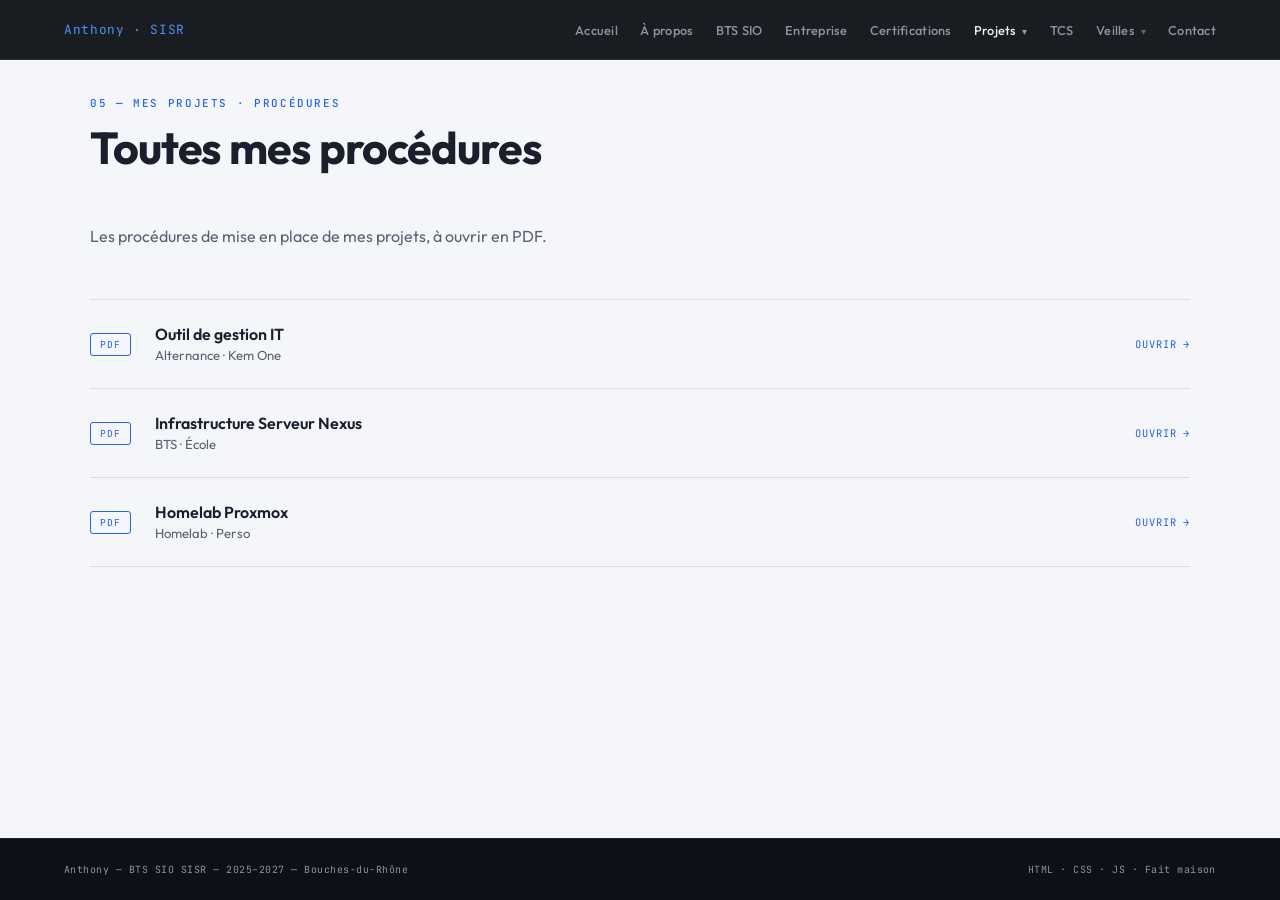
<file: procedures.html>
<!DOCTYPE html>
<html lang="fr">
<head>
  <meta charset="UTF-8"/>
  <meta name="viewport" content="width=device-width, initial-scale=1.0"/>
  <title>Toutes mes procédures — Anthony</title>
  <link rel="icon" type="image/x-icon" href="favicon.ico">
  <link rel="preconnect" href="https://fonts.googleapis.com">
  <link href="https://fonts.googleapis.com/css2?family=Outfit:wght@300;400;500;600;700;900&family=JetBrains+Mono:wght@400;500&display=swap" rel="stylesheet">
  <link rel="stylesheet" href="style.css">
</head>
<body>

<!-- NAV -->
<nav>
  <a href="index.html" class="nav-logo">Anthony · SISR</a>
  <ul class="nav-links">
    <li><a href="index.html">Accueil</a></li>
    <li><a href="a-propos.html">À propos</a></li>
    <li><a href="bts-sio.html">BTS SIO</a></li>
    <li><a href="entreprise.html">Entreprise</a></li>
    <li><a href="certifications.html">Certifications</a></li>
    <li class="has-sub">
      <a href="projets.html" class="active">Projets</a>
      <ul class="sub">
        <li><a href="procedures.html">Toutes mes procédures</a></li>
        <li><a href="projets-e5.html">Projets E5</a></li>
        <li><a href="projets-e6.html">Projets E6</a></li>
      </ul>
    </li>
    <li><a href="tcs.html">TCS</a></li>
    <li class="has-sub">
      <a href="veille-technologique.html">Veilles</a>
      <ul class="sub">
        <li><a href="veille-technologique.html">Veille technologique</a></li>
        <li><a href="veille-juridique.html">Veille juridique</a></li>
      </ul>
    </li>
    <li><a href="index.html#contact">Contact</a></li>
  </ul>
  <button class="burger" type="button" aria-label="Ouvrir le menu" aria-expanded="false">☰</button>
</nav>

<main>
<section class="s-light" id="procedures">
  <div class="section-inner">
    <p class="s-tag">05 — Mes projets · Procédures</p>
    <h2 class="s-title">Toutes mes procédures</h2>
    <p class="veille-lead reveal">Les procédures de mise en place de mes projets, à ouvrir en PDF.</p>

    <div class="proc-list reveal">
      <a class="proc" href="procedure-gestion-it.pdf" target="_blank" rel="noopener">
        <span class="proc-ext">PDF</span>
        <div class="proc-t"><b>Outil de gestion IT</b><span>Alternance · Kem One</span></div>
        <span class="proc-go">Ouvrir →</span>
      </a>
      <a class="proc" href="procedure-nexus.pdf" target="_blank" rel="noopener">
        <span class="proc-ext">PDF</span>
        <div class="proc-t"><b>Infrastructure Serveur Nexus</b><span>BTS · École</span></div>
        <span class="proc-go">Ouvrir →</span>
      </a>
      <a class="proc" href="procedure-homelab.pdf" target="_blank" rel="noopener">
        <span class="proc-ext">PDF</span>
        <div class="proc-t"><b>Homelab Proxmox</b><span>Homelab · Perso</span></div>
        <span class="proc-go">Ouvrir →</span>
      </a>
    </div>
  </div>
</section>
</main>

<footer>
  <span>Anthony — BTS SIO SISR — 2025–2027 — Bouches-du-Rhône</span>
  <span>HTML · CSS · JS · Fait maison</span>
</footer>

<script src="site.js"></script>
</body>
</html>
</file>
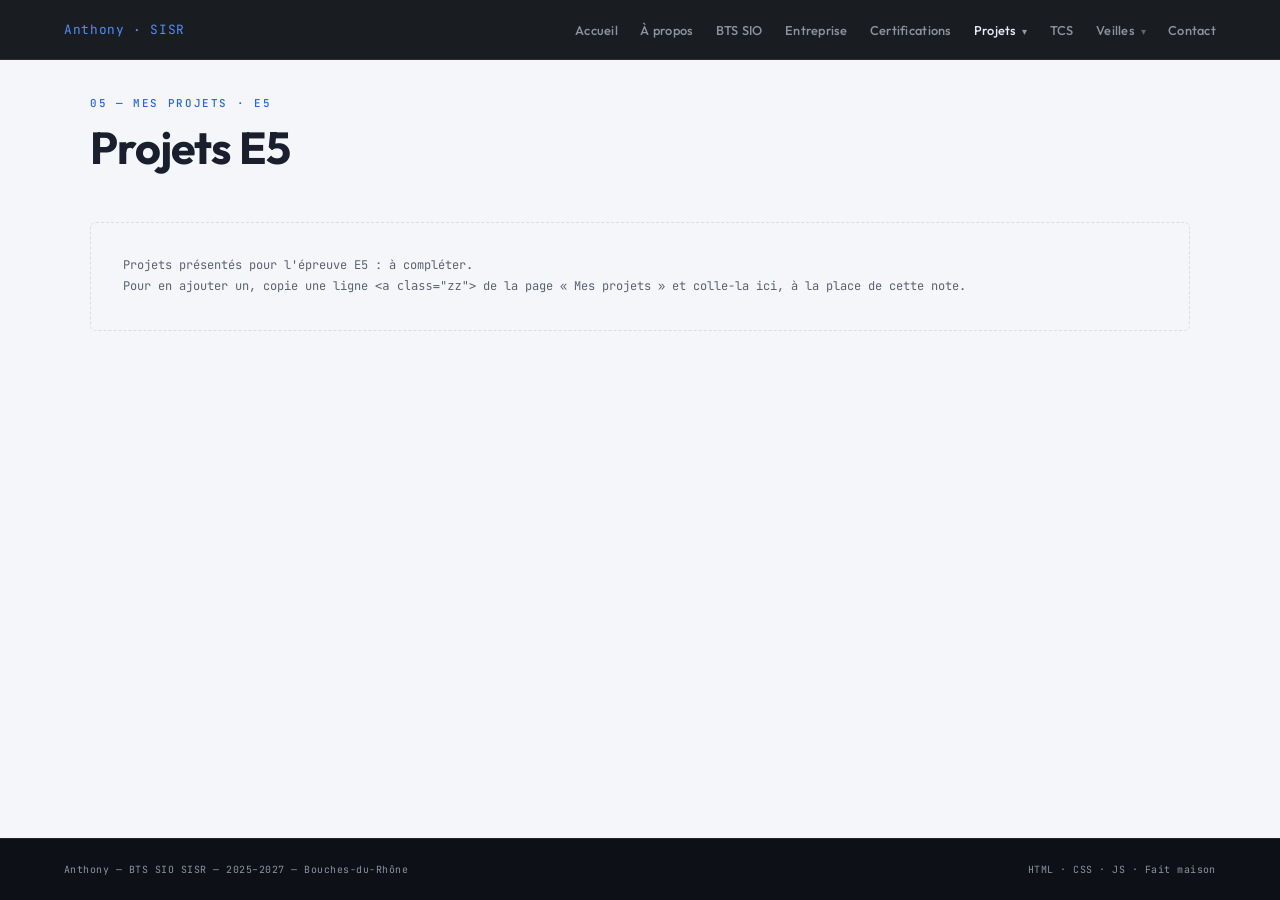
<file: projets-e5.html>
<!DOCTYPE html>
<html lang="fr">
<head>
  <meta charset="UTF-8"/>
  <meta name="viewport" content="width=device-width, initial-scale=1.0"/>
  <title>Projets E5 — Anthony</title>
  <link rel="icon" type="image/x-icon" href="favicon.ico">
  <link rel="preconnect" href="https://fonts.googleapis.com">
  <link href="https://fonts.googleapis.com/css2?family=Outfit:wght@300;400;500;600;700;900&family=JetBrains+Mono:wght@400;500&display=swap" rel="stylesheet">
  <link rel="stylesheet" href="style.css">
</head>
<body>

<!-- NAV -->
<nav>
  <a href="index.html" class="nav-logo">Anthony · SISR</a>
  <ul class="nav-links">
    <li><a href="index.html">Accueil</a></li>
    <li><a href="a-propos.html">À propos</a></li>
    <li><a href="bts-sio.html">BTS SIO</a></li>
    <li><a href="entreprise.html">Entreprise</a></li>
    <li><a href="certifications.html">Certifications</a></li>
    <li class="has-sub">
      <a href="projets.html" class="active">Projets</a>
      <ul class="sub">
        <li><a href="procedures.html">Toutes mes procédures</a></li>
        <li><a href="projets-e5.html">Projets E5</a></li>
        <li><a href="projets-e6.html">Projets E6</a></li>
      </ul>
    </li>
    <li><a href="tcs.html">TCS</a></li>
    <li class="has-sub">
      <a href="veille-technologique.html">Veilles</a>
      <ul class="sub">
        <li><a href="veille-technologique.html">Veille technologique</a></li>
        <li><a href="veille-juridique.html">Veille juridique</a></li>
      </ul>
    </li>
    <li><a href="index.html#contact">Contact</a></li>
  </ul>
  <button class="burger" type="button" aria-label="Ouvrir le menu" aria-expanded="false">☰</button>
</nav>

<main>
<section class="s-light" id="projets-e5">
  <div class="section-inner">
    <p class="s-tag">05 — Mes projets · E5</p>
    <h2 class="s-title">Projets E5</h2>
    <p class="panel-note">Projets présentés pour l'épreuve E5 : à compléter.<br>
    Pour en ajouter un, copie une ligne <code>&lt;a class="zz"&gt;</code> de la page « Mes projets » et colle-la ici, à la place de cette note.</p>
  </div>
</section>
</main>

<footer>
  <span>Anthony — BTS SIO SISR — 2025–2027 — Bouches-du-Rhône</span>
  <span>HTML · CSS · JS · Fait maison</span>
</footer>

<script src="site.js"></script>
</body>
</html>
</file>
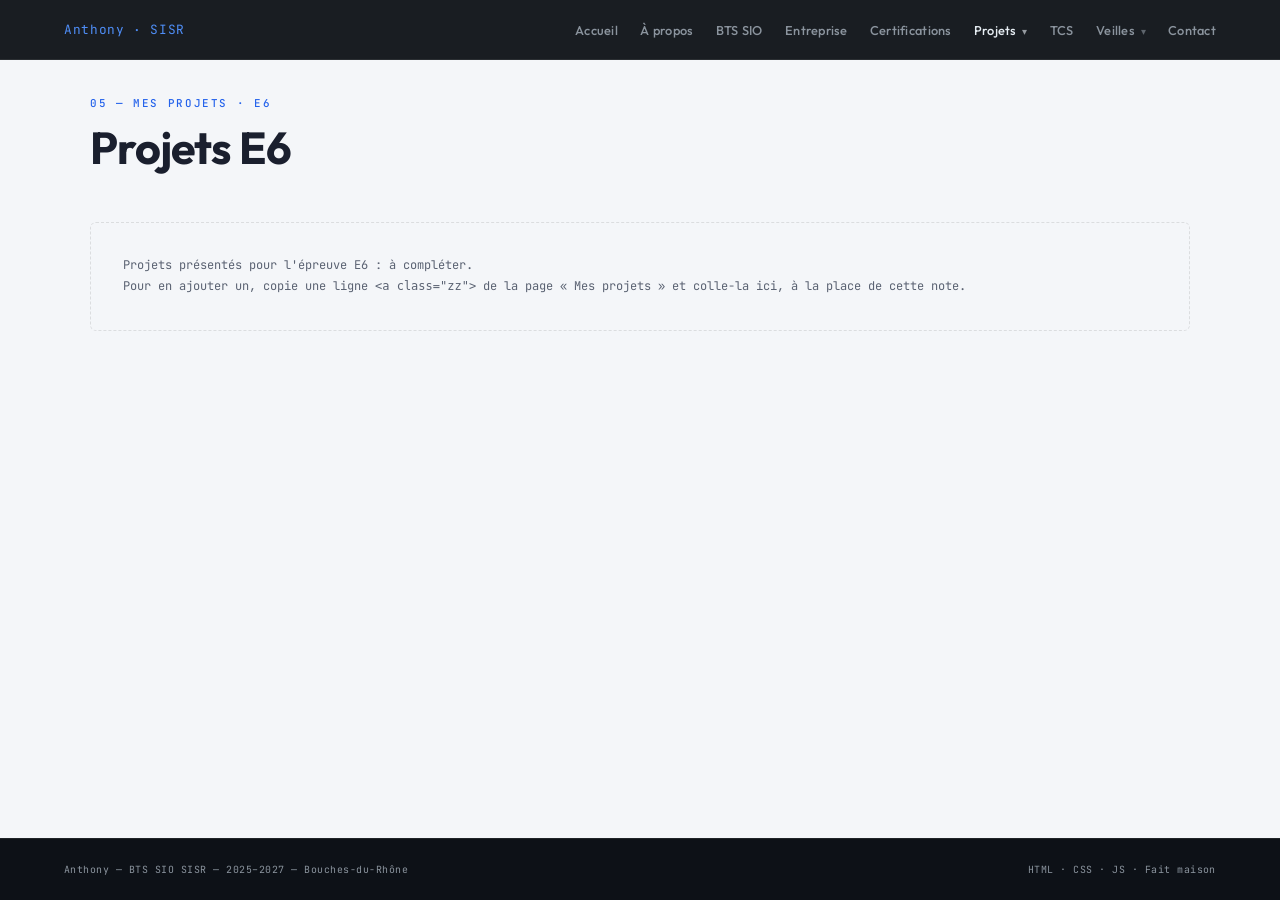
<file: projets-e6.html>
<!DOCTYPE html>
<html lang="fr">
<head>
  <meta charset="UTF-8"/>
  <meta name="viewport" content="width=device-width, initial-scale=1.0"/>
  <title>Projets E6 — Anthony</title>
  <link rel="icon" type="image/x-icon" href="favicon.ico">
  <link rel="preconnect" href="https://fonts.googleapis.com">
  <link href="https://fonts.googleapis.com/css2?family=Outfit:wght@300;400;500;600;700;900&family=JetBrains+Mono:wght@400;500&display=swap" rel="stylesheet">
  <link rel="stylesheet" href="style.css">
</head>
<body>

<!-- NAV -->
<nav>
  <a href="index.html" class="nav-logo">Anthony · SISR</a>
  <ul class="nav-links">
    <li><a href="index.html">Accueil</a></li>
    <li><a href="a-propos.html">À propos</a></li>
    <li><a href="bts-sio.html">BTS SIO</a></li>
    <li><a href="entreprise.html">Entreprise</a></li>
    <li><a href="certifications.html">Certifications</a></li>
    <li class="has-sub">
      <a href="projets.html" class="active">Projets</a>
      <ul class="sub">
        <li><a href="procedures.html">Toutes mes procédures</a></li>
        <li><a href="projets-e5.html">Projets E5</a></li>
        <li><a href="projets-e6.html">Projets E6</a></li>
      </ul>
    </li>
    <li><a href="tcs.html">TCS</a></li>
    <li class="has-sub">
      <a href="veille-technologique.html">Veilles</a>
      <ul class="sub">
        <li><a href="veille-technologique.html">Veille technologique</a></li>
        <li><a href="veille-juridique.html">Veille juridique</a></li>
      </ul>
    </li>
    <li><a href="index.html#contact">Contact</a></li>
  </ul>
  <button class="burger" type="button" aria-label="Ouvrir le menu" aria-expanded="false">☰</button>
</nav>

<main>
<section class="s-light" id="projets-e6">
  <div class="section-inner">
    <p class="s-tag">05 — Mes projets · E6</p>
    <h2 class="s-title">Projets E6</h2>
    <p class="panel-note">Projets présentés pour l'épreuve E6 : à compléter.<br>
    Pour en ajouter un, copie une ligne <code>&lt;a class="zz"&gt;</code> de la page « Mes projets » et colle-la ici, à la place de cette note.</p>
  </div>
</section>
</main>

<footer>
  <span>Anthony — BTS SIO SISR — 2025–2027 — Bouches-du-Rhône</span>
  <span>HTML · CSS · JS · Fait maison</span>
</footer>

<script src="site.js"></script>
</body>
</html>
</file>
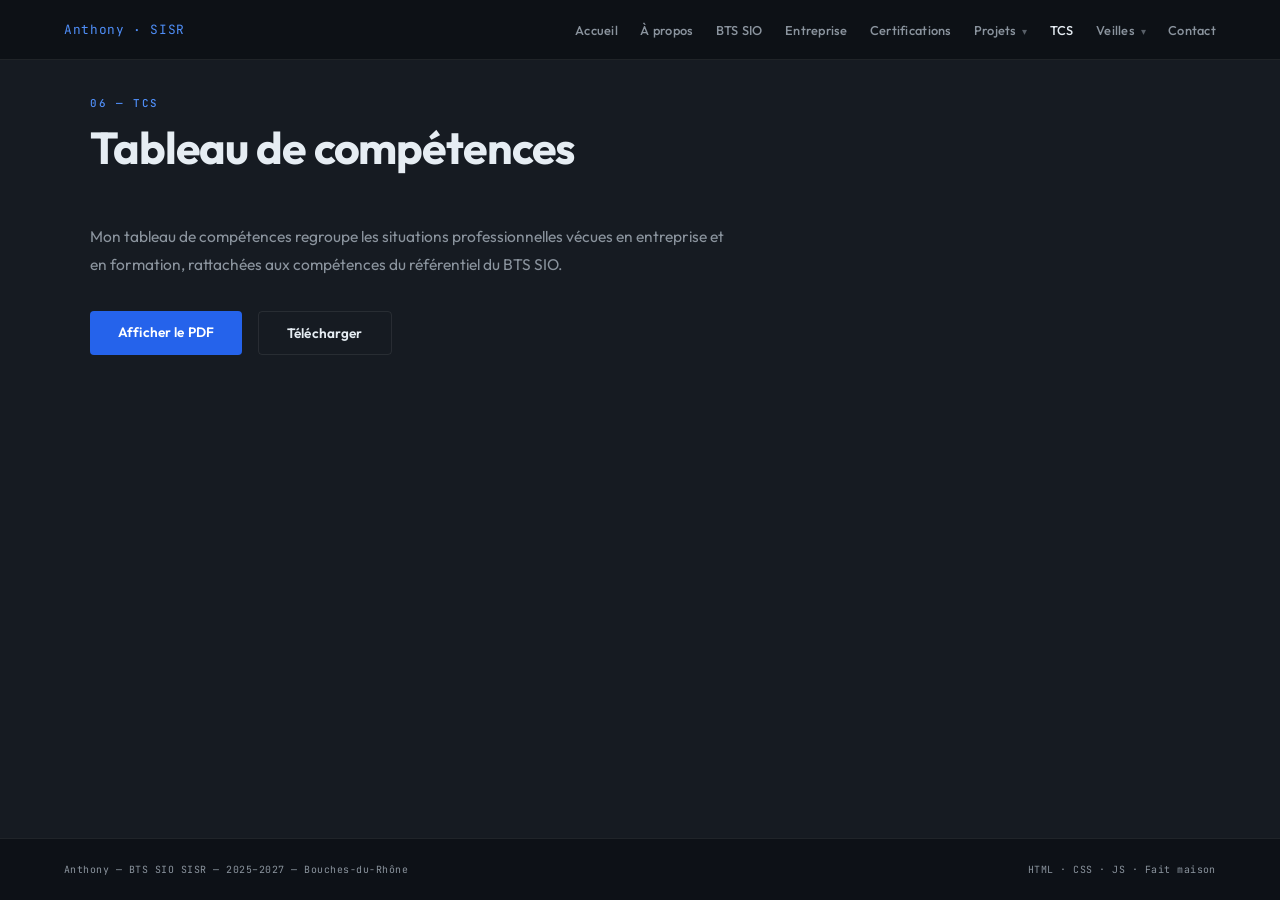
<file: tcs.html>
<!DOCTYPE html>
<html lang="fr">
<head>
  <meta charset="UTF-8"/>
  <meta name="viewport" content="width=device-width, initial-scale=1.0"/>
  <title>TCS — Anthony</title>
  <link rel="icon" type="image/x-icon" href="favicon.ico">
  <link rel="preconnect" href="https://fonts.googleapis.com">
  <link href="https://fonts.googleapis.com/css2?family=Outfit:wght@300;400;500;600;700;900&family=JetBrains+Mono:wght@400;500&display=swap" rel="stylesheet">
  <link rel="stylesheet" href="style.css">
</head>
<body>

<!-- NAV -->
<nav>
  <a href="index.html" class="nav-logo">Anthony · SISR</a>
  <ul class="nav-links">
    <li><a href="index.html">Accueil</a></li>
    <li><a href="a-propos.html">À propos</a></li>
    <li><a href="bts-sio.html">BTS SIO</a></li>
    <li><a href="entreprise.html">Entreprise</a></li>
    <li><a href="certifications.html">Certifications</a></li>
    <li class="has-sub">
      <a href="projets.html">Projets</a>
      <ul class="sub">
        <li><a href="procedures.html">Toutes mes procédures</a></li>
        <li><a href="projets-e5.html">Projets E5</a></li>
        <li><a href="projets-e6.html">Projets E6</a></li>
      </ul>
    </li>
    <li><a href="tcs.html" class="active">TCS</a></li>
    <li class="has-sub">
      <a href="veille-technologique.html">Veilles</a>
      <ul class="sub">
        <li><a href="veille-technologique.html">Veille technologique</a></li>
        <li><a href="veille-juridique.html">Veille juridique</a></li>
      </ul>
    </li>
    <li><a href="index.html#contact">Contact</a></li>
  </ul>
  <button class="burger" type="button" aria-label="Ouvrir le menu" aria-expanded="false">☰</button>
</nav>

<main>
<!-- 06 — TCS -->
<section class="s-dark" id="tcs">
  <div class="section-inner">
    <p class="s-tag">06 — TCS</p>
    <h2 class="s-title">Tableau de compétences</h2>
    <p style="font-size:.97rem;color:var(--text-d2);line-height:1.85;max-width:640px;margin-bottom:2rem;">
      Mon tableau de compétences regroupe les situations professionnelles vécues en entreprise
      et en formation, rattachées aux compétences du référentiel du BTS SIO.
    </p>
    <div class="hero-actions">
      <a href="tableau-competences.pdf" target="_blank" rel="noopener" class="btn btn-blue">Afficher le PDF</a>
      <a href="tableau-competences.pdf" download class="btn btn-ghost-d">Télécharger</a>
    </div>
  </div>
</section>
</main>

<footer>
  <span>Anthony — BTS SIO SISR — 2025–2027 — Bouches-du-Rhône</span>
  <span>HTML · CSS · JS · Fait maison</span>
</footer>

<script src="site.js"></script>
</body>
</html>
</file>
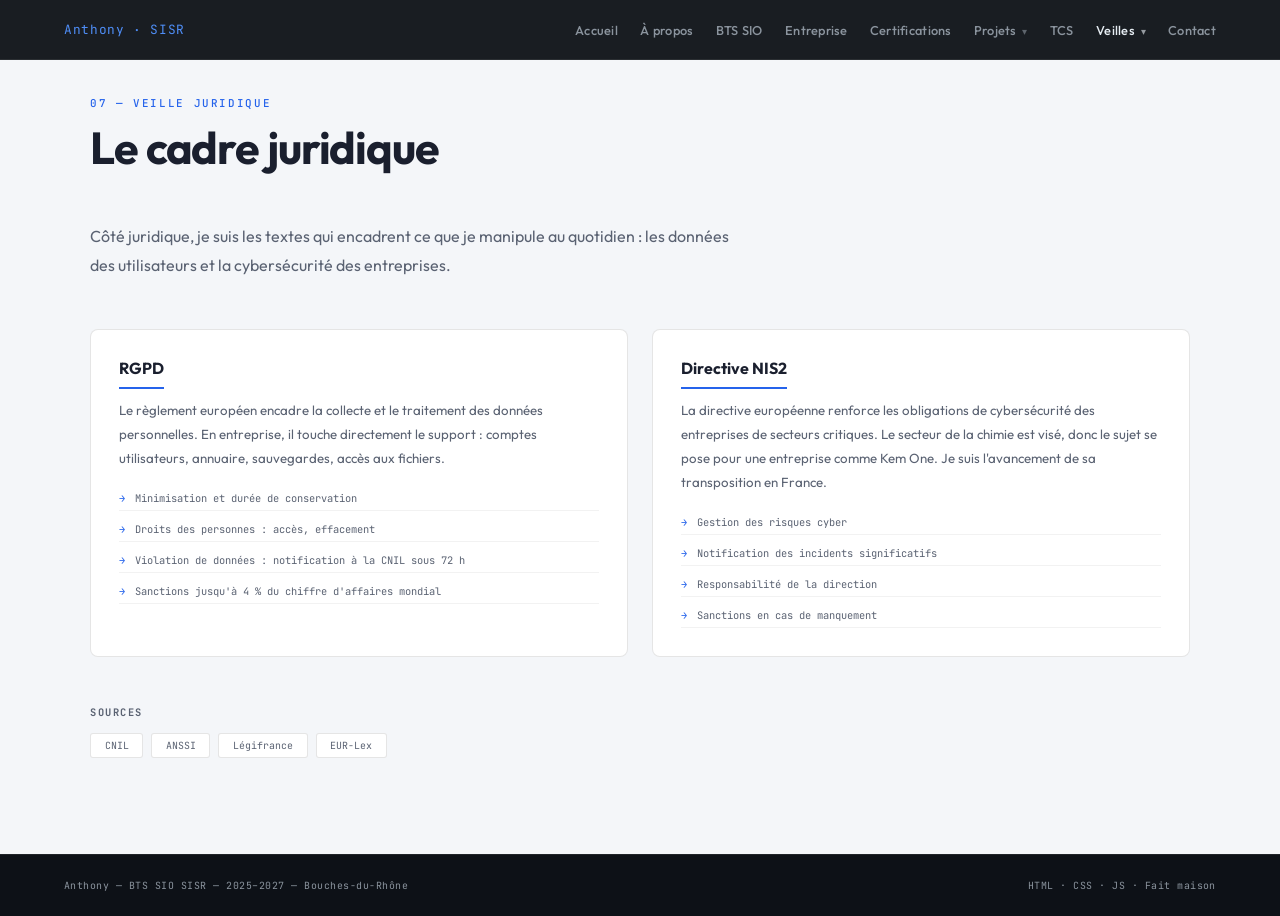
<file: veille-juridique.html>
<!DOCTYPE html>
<html lang="fr">
<head>
  <meta charset="UTF-8"/>
  <meta name="viewport" content="width=device-width, initial-scale=1.0"/>
  <title>Veille juridique — Anthony</title>
  <link rel="icon" type="image/x-icon" href="favicon.ico">
  <link rel="preconnect" href="https://fonts.googleapis.com">
  <link href="https://fonts.googleapis.com/css2?family=Outfit:wght@300;400;500;600;700;900&family=JetBrains+Mono:wght@400;500&display=swap" rel="stylesheet">
  <link rel="stylesheet" href="style.css">
</head>
<body>

<!-- NAV -->
<nav>
  <a href="index.html" class="nav-logo">Anthony · SISR</a>
  <ul class="nav-links">
    <li><a href="index.html">Accueil</a></li>
    <li><a href="a-propos.html">À propos</a></li>
    <li><a href="bts-sio.html">BTS SIO</a></li>
    <li><a href="entreprise.html">Entreprise</a></li>
    <li><a href="certifications.html">Certifications</a></li>
    <li class="has-sub">
      <a href="projets.html">Projets</a>
      <ul class="sub">
        <li><a href="procedures.html">Toutes mes procédures</a></li>
        <li><a href="projets-e5.html">Projets E5</a></li>
        <li><a href="projets-e6.html">Projets E6</a></li>
      </ul>
    </li>
    <li><a href="tcs.html">TCS</a></li>
    <li class="has-sub">
      <a href="veille-technologique.html" class="active">Veilles</a>
      <ul class="sub">
        <li><a href="veille-technologique.html">Veille technologique</a></li>
        <li><a href="veille-juridique.html">Veille juridique</a></li>
      </ul>
    </li>
    <li><a href="index.html#contact">Contact</a></li>
  </ul>
  <button class="burger" type="button" aria-label="Ouvrir le menu" aria-expanded="false">☰</button>
</nav>

<main>
<section class="s-light" id="veille-juridique">
  <div class="section-inner">
    <p class="s-tag">07 — Veille juridique</p>
    <h2 class="s-title">Le cadre juridique</h2>

    <p class="veille-lead reveal">
      Côté juridique, je suis les textes qui encadrent ce que je manipule au quotidien :
      les données des utilisateurs et la cybersécurité des entreprises.
    </p>

    <div class="veille-grid reveal">
      <div class="v-card">
        <h3>RGPD</h3>
        <p>Le règlement européen encadre la collecte et le traitement des données personnelles. En entreprise, il touche directement le support : comptes utilisateurs, annuaire, sauvegardes, accès aux fichiers.</p>
        <ul class="v-list">
          <li>Minimisation et durée de conservation</li>
          <li>Droits des personnes : accès, effacement</li>
          <li>Violation de données : notification à la CNIL sous 72 h</li>
          <li>Sanctions jusqu'à 4 % du chiffre d'affaires mondial</li>
        </ul>
      </div>

      <div class="v-card">
        <h3>Directive NIS2</h3>
        <p>La directive européenne renforce les obligations de cybersécurité des entreprises de secteurs critiques. Le secteur de la chimie est visé, donc le sujet se pose pour une entreprise comme Kem One. Je suis l'avancement de sa transposition en France.</p>
        <ul class="v-list">
          <li>Gestion des risques cyber</li>
          <li>Notification des incidents significatifs</li>
          <li>Responsabilité de la direction</li>
          <li>Sanctions en cas de manquement</li>
        </ul>
      </div>
    </div>

    <div class="sources-block reveal">
      <h4>Sources</h4>
      <div class="sources-pills">
        <span class="src-pill">CNIL</span>
        <span class="src-pill">ANSSI</span>
        <span class="src-pill">Légifrance</span>
        <span class="src-pill">EUR-Lex</span>
      </div>
    </div>
  </div>
</section>
</main>

<footer>
  <span>Anthony — BTS SIO SISR — 2025–2027 — Bouches-du-Rhône</span>
  <span>HTML · CSS · JS · Fait maison</span>
</footer>

<script src="site.js"></script>
</body>
</html>
</file>
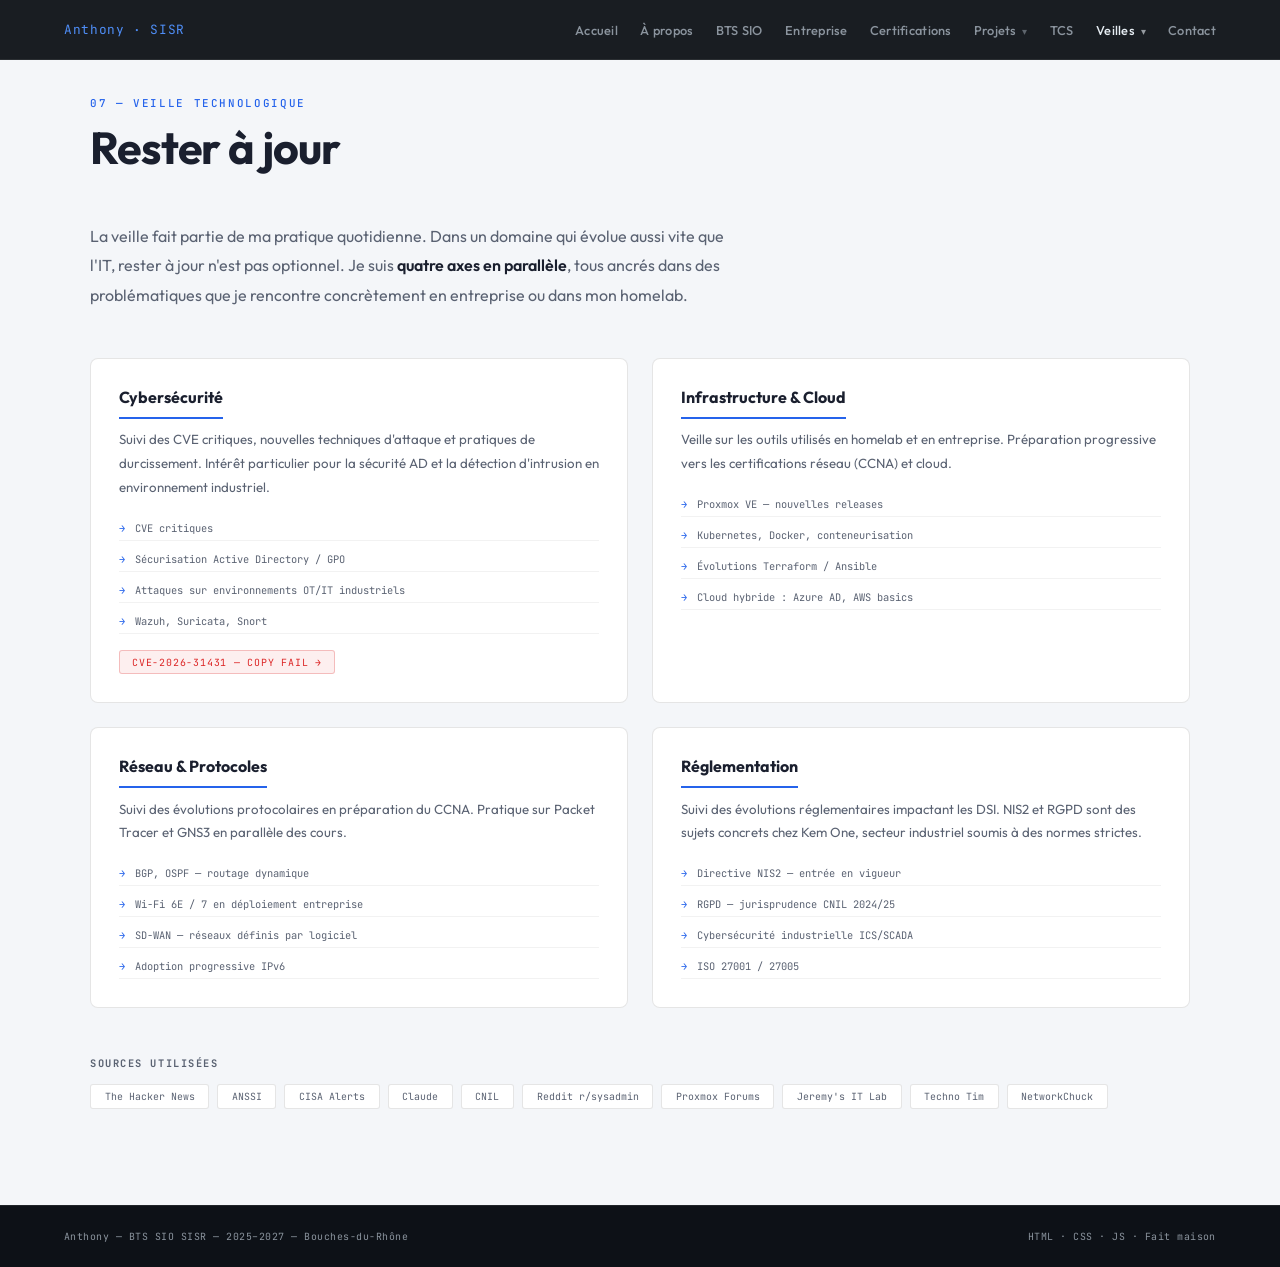
<file: veille-technologique.html>
<!DOCTYPE html>
<html lang="fr">
<head>
  <meta charset="UTF-8"/>
  <meta name="viewport" content="width=device-width, initial-scale=1.0"/>
  <title>Veille technologique — Anthony</title>
  <link rel="icon" type="image/x-icon" href="favicon.ico">
  <link rel="preconnect" href="https://fonts.googleapis.com">
  <link href="https://fonts.googleapis.com/css2?family=Outfit:wght@300;400;500;600;700;900&family=JetBrains+Mono:wght@400;500&display=swap" rel="stylesheet">
  <link rel="stylesheet" href="style.css">
</head>
<body>

<!-- NAV -->
<nav>
  <a href="index.html" class="nav-logo">Anthony · SISR</a>
  <ul class="nav-links">
    <li><a href="index.html">Accueil</a></li>
    <li><a href="a-propos.html">À propos</a></li>
    <li><a href="bts-sio.html">BTS SIO</a></li>
    <li><a href="entreprise.html">Entreprise</a></li>
    <li><a href="certifications.html">Certifications</a></li>
    <li class="has-sub">
      <a href="projets.html">Projets</a>
      <ul class="sub">
        <li><a href="procedures.html">Toutes mes procédures</a></li>
        <li><a href="projets-e5.html">Projets E5</a></li>
        <li><a href="projets-e6.html">Projets E6</a></li>
      </ul>
    </li>
    <li><a href="tcs.html">TCS</a></li>
    <li class="has-sub">
      <a href="veille-technologique.html" class="active">Veilles</a>
      <ul class="sub">
        <li><a href="veille-technologique.html">Veille technologique</a></li>
        <li><a href="veille-juridique.html">Veille juridique</a></li>
      </ul>
    </li>
    <li><a href="index.html#contact">Contact</a></li>
  </ul>
  <button class="burger" type="button" aria-label="Ouvrir le menu" aria-expanded="false">☰</button>
</nav>

<main>
<!-- 05 — VEILLE -->
<section class="s-light" id="veille">
  <div class="section-inner">
    <p class="s-tag">07 — Veille technologique</p>
    <h2 class="s-title">Rester à jour</h2>

    <p class="veille-lead reveal">
      La veille fait partie de ma pratique quotidienne. Dans un domaine qui évolue aussi vite que l'IT,
      rester à jour n'est pas optionnel. Je suis <strong>quatre axes en parallèle</strong>, tous ancrés dans
      des problématiques que je rencontre concrètement en entreprise ou dans mon homelab.
    </p>

    <div class="veille-grid reveal">
      <div class="v-card">
        <h3>Cybersécurité</h3>
        <p>Suivi des CVE critiques, nouvelles techniques d'attaque et pratiques de durcissement.
        Intérêt particulier pour la sécurité AD et la détection d'intrusion en environnement industriel.</p>
        <ul class="v-list">
          <li>CVE critiques</li>
          <li>Sécurisation Active Directory / GPO</li>
          <li>Attaques sur environnements OT/IT industriels</li>
          <li>Wazuh, Suricata, Snort</li>
        </ul>
        <button class="v-card-btn" onclick="openVeille()">CVE-2026-31431 — Copy Fail →</button>
      </div>

      <div class="v-card">
        <h3>Infrastructure & Cloud</h3>
        <p>Veille sur les outils utilisés en homelab et en entreprise. Préparation progressive
        vers les certifications réseau (CCNA) et cloud.</p>
        <ul class="v-list">
          <li>Proxmox VE — nouvelles releases</li>
          <li>Kubernetes, Docker, conteneurisation</li>
          <li>Évolutions Terraform / Ansible</li>
          <li>Cloud hybride : Azure AD, AWS basics</li>
        </ul>
      </div>

      <div class="v-card">
        <h3>Réseau & Protocoles</h3>
        <p>Suivi des évolutions protocolaires en préparation du CCNA.
        Pratique sur Packet Tracer et GNS3 en parallèle des cours.</p>
        <ul class="v-list">
          <li>BGP, OSPF — routage dynamique</li>
          <li>Wi-Fi 6E / 7 en déploiement entreprise</li>
          <li>SD-WAN — réseaux définis par logiciel</li>
          <li>Adoption progressive IPv6</li>
        </ul>
      </div>

      <div class="v-card">
        <h3>Réglementation</h3>
        <p>Suivi des évolutions réglementaires impactant les DSI. NIS2 et RGPD sont des sujets
        concrets chez Kem One, secteur industriel soumis à des normes strictes.</p>
        <ul class="v-list">
          <li>Directive NIS2 — entrée en vigueur</li>
          <li>RGPD — jurisprudence CNIL 2024/25</li>
          <li>Cybersécurité industrielle ICS/SCADA</li>
          <li>ISO 27001 / 27005</li>
        </ul>
      </div>
    </div>

    <div class="sources-block reveal">
      <h4>Sources utilisées</h4>
      <div class="sources-pills">
        <span class="src-pill">The Hacker News</span>
        <span class="src-pill">ANSSI</span>
        <span class="src-pill">CISA Alerts</span>
        <span class="src-pill">Claude</span>
        <span class="src-pill">CNIL</span>
        <span class="src-pill">Reddit r/sysadmin</span>
        <span class="src-pill">Proxmox Forums</span>
        <span class="src-pill">Jeremy's IT Lab</span>
        <span class="src-pill">Techno Tim</span>
        <span class="src-pill">NetworkChuck</span>
      </div>
    </div>
  </div>
</section>

<div id="modal-veille" style="visibility:hidden;pointer-events:none;position:fixed;inset:0;z-index:9998;display:flex;align-items:center;justify-content:center;padding:2rem;">
  <div id="modal-bg" onclick="closeVeille()" style="position:fixed;inset:0;background:rgba(0,0,0,0.7);opacity:0;transition:opacity 0.25s ease;cursor:zoom-out;"></div>
  <div id="modal-box" style="position:relative;z-index:1;background:#ffffff;border:1px solid rgba(0,0,0,0.1);border-radius:10px;max-width:680px;width:100%;max-height:88vh;overflow-y:auto;padding:2.5rem;opacity:0;transform:translateY(24px) scale(0.97);transition:opacity 0.3s ease,transform 0.3s cubic-bezier(0.22,1,0.36,1);">
    <button onclick="closeVeille()" style="position:absolute;top:1.25rem;right:1.25rem;background:none;border:none;font-size:1.2rem;color:#5a6272;cursor:pointer;">✕</button>

    <div style="display:inline-flex;align-items:center;gap:0.4rem;font-family:var(--mono);font-size:0.65rem;background:rgba(239,68,68,0.08);border:1px solid rgba(239,68,68,0.25);color:#dc2626;padding:0.25rem 0.75rem;border-radius:3px;letter-spacing:0.08em;margin-bottom:1rem;">
      <span style="width:6px;height:6px;background:#dc2626;border-radius:50%;display:inline-block;animation:blink 1.5s infinite;"></span>
      CVE-2026-31431 — Critique
    </div>

    <div style="font-size:1.3rem;font-weight:700;color:#1a1f2e;margin-bottom:0.3rem;letter-spacing:-0.02em;line-height:1.2;">Copy Fail — Escalade de privilèges QNAP</div>
    <div style="font-size:0.82rem;color:#5a6272;margin-bottom:1.75rem;padding-bottom:1.25rem;border-bottom:1px solid rgba(0,0,0,0.09);">Vulnérabilité noyau Linux · Kernel 5.10 ARM64 · QTS (QNAP) · Mai 2026</div>

    <div style="margin-bottom:1.5rem;">
      <div style="font-family:var(--mono);font-size:0.62rem;letter-spacing:0.15em;text-transform:uppercase;color:#2563eb;margin-bottom:0.6rem;">La faille</div>
      <p style="font-size:0.85rem;color:#5a6272;line-height:1.8;margin-bottom:0.5rem;text-align:justify;"><strong style="color:#1a1f2e;">CVE-2026-31431</strong>, surnommée "Copy Fail", est une vulnérabilité critique d'<strong style="color:#1a1f2e;">escalade locale de privilèges (LPE)</strong> découverte début mai 2026. Elle affecte le noyau Linux et par extension les NAS QNAP sous architecture ARM64 tournant sur QTS avec le kernel 5.10.</p>
      <p style="font-size:0.85rem;color:#5a6272;line-height:1.8;text-align:justify;">Un attaquant avec de simples droits utilisateur exploite un bug dans le sous-système cryptographique via les sockets <code style="font-family:var(--mono);font-size:0.82em">AF_ALG</code> et l'appel système <code style="font-family:var(--mono);font-size:0.82em">splice</code> pour corrompre en mémoire des fichiers critiques comme <code style="font-family:var(--mono);font-size:0.82em">/etc/passwd</code> et obtenir les droits root — sans trace sur le disque.</p>
    </div>

    <div style="margin-bottom:1.5rem;">
      <div style="font-family:var(--mono);font-size:0.62rem;letter-spacing:0.15em;text-transform:uppercase;color:#2563eb;margin-bottom:0.6rem;">Pourquoi c'est important</div>
      <ul style="list-style:none;display:flex;flex-direction:column;gap:0.5rem;">
        <li style="font-size:0.83rem;color:#5a6272;line-height:1.7;display:flex;gap:0.75rem;align-items:flex-start;"><span style="color:#dc2626;flex-shrink:0;">▸</span><span><strong style="color:#1a1f2e;">Furtivité absolue</strong> — modification en mémoire vive uniquement, contourne les antivirus et contrôles d'intégrité classiques.</span></li>
        <li style="font-size:0.83rem;color:#5a6272;line-height:1.7;display:flex;gap:0.75rem;align-items:flex-start;"><span style="color:#dc2626;flex-shrink:0;">▸</span><span><strong style="color:#1a1f2e;">Exploit public disponible</strong> — activement ciblée par des cybercriminels depuis sa publication.</span></li>
        <li style="font-size:0.83rem;color:#5a6272;line-height:1.7;display:flex;gap:0.75rem;align-items:flex-start;"><span style="color:#dc2626;flex-shrink:0;">▸</span><span><strong style="color:#1a1f2e;">Danger des conteneurs</strong> — Docker partage le même noyau que le NAS. Compromettre un conteneur suffit à prendre le contrôle total de l'hôte.</span></li>
      </ul>
    </div>

    <div style="margin-bottom:1.5rem;">
      <div style="font-family:var(--mono);font-size:0.62rem;letter-spacing:0.15em;text-transform:uppercase;color:#2563eb;margin-bottom:0.6rem;">Risques pour Kem One</div>
      <ul style="list-style:none;display:flex;flex-direction:column;gap:0.5rem;">
        <li style="font-size:0.83rem;color:#5a6272;line-height:1.7;display:flex;gap:0.75rem;align-items:flex-start;"><span style="color:#22c55e;flex-shrink:0;">✓</span><span>Après vérification, les NAS déployés chez Kem One sont des <strong style="color:#1a1f2e;">TS-853BU-RP</strong> (architecture x86_64, Intel Celeron J3455). La faille ciblant exclusivement les architectures <strong style="color:#1a1f2e;">ARM64</strong>, ces modèles <strong style="color:#1a1f2e;">ne sont pas impactés</strong>.</span></li>
        <li style="font-size:0.83rem;color:#5a6272;line-height:1.7;display:flex;gap:0.75rem;align-items:flex-start;"><span style="color:#dc2626;flex-shrink:0;">▸</span><span>Si d'autres modèles ARM64 venaient à être déployés, les risques seraient réels : <strong style="color:#1a1f2e;">vol de données</strong>, <strong style="color:#1a1f2e;">ransomware</strong>, ou <strong style="color:#1a1f2e;">rebond vers l'Active Directory</strong>.</span></li>
      </ul>
    </div>
    
    <div style="margin-bottom:1.5rem;">
      <div style="font-family:var(--mono);font-size:0.62rem;letter-spacing:0.15em;text-transform:uppercase;color:#2563eb;margin-bottom:0.6rem;">Solutions</div>
      <ul style="list-style:none;display:flex;flex-direction:column;gap:0.5rem;">
        <li style="font-size:0.83rem;color:#5a6272;line-height:1.7;display:flex;gap:0.75rem;align-items:flex-start;"><span style="color:#22c55e;flex-shrink:0;font-weight:700;">✓</span><span><strong style="color:#1a1f2e;">Audit d'éligibilité effectué</strong> — les NAS Kem One (TS-853BU-RP, x86_64) ne sont pas concernés par cette CVE. Démarche à reconduire sur tout nouveau NAS avant déploiement.</span></li>
        <li style="font-size:0.83rem;color:#5a6272;line-height:1.7;display:flex;gap:0.75rem;align-items:flex-start;"><span style="color:#2563eb;flex-shrink:0;font-weight:700;">✓</span><span><strong style="color:#1a1f2e;">Mise à jour</strong> — appliquer le patch officiel QNAP dès sa sortie sur tout modèle ARM64 (avis QSA-26-16).</span></li>
        <li style="font-size:0.83rem;color:#5a6272;line-height:1.7;display:flex;gap:0.75rem;align-items:flex-start;"><span style="color:#2563eb;flex-shrink:0;font-weight:700;">✓</span><span><strong style="color:#1a1f2e;">Désactiver les services inutiles</strong> — couper le serveur web intégré s'il n'est pas utilisé.</span></li>
        <li style="font-size:0.83rem;color:#5a6272;line-height:1.7;display:flex;gap:0.75rem;align-items:flex-start;"><span style="color:#2563eb;flex-shrink:0;font-weight:700;">✓</span><span><strong style="color:#1a1f2e;">Restreindre SSH/Telnet</strong> — aux seuls administrateurs, aucun utilisateur classique ne doit pouvoir exécuter un shell.</span></li>
        <li style="font-size:0.83rem;color:#5a6272;line-height:1.7;display:flex;gap:0.75rem;align-items:flex-start;"><span style="color:#2563eb;flex-shrink:0;font-weight:700;">✓</span><span><strong style="color:#1a1f2e;">Isoler réseau</strong> — NAS derrière un pare-feu strict, jamais exposés directement sur internet.</span></li>
      </ul>
    </div>

    <div style="background:rgba(37,99,235,0.05);border-left:3px solid #2563eb;padding:0.85rem 1rem;border-radius:0 4px 4px 0;font-size:0.82rem;color:#5a6272;line-height:1.75;font-style:italic;">
      Cette veille m'a permis de comprendre l'importance de la sécurité des noyaux Linux dans le monde du stockage, et m'a poussé à auditer notre propre parc de NAS chez Kem One pour m'assurer que nos infrastructures de production ne sont pas exposées.
    </div>
  </div>
</div>
</main>

<footer>
  <span>Anthony — BTS SIO SISR — 2025–2027 — Bouches-du-Rhône</span>
  <span>HTML · CSS · JS · Fait maison</span>
</footer>

<script src="site.js"></script>
<script src="veille.js"></script>
</body>
</html>
</file>
<file: style.css>
/* ── RESET & TOKENS ── */
    *, *::before, *::after { box-sizing: border-box; margin: 0; padding: 0; }
    html { scroll-behavior: smooth; }

    :root {
      --dark:    #0d1117;
      --dark-2:  #161b22;
      --dark-3:  #21262d;
      --light:   #f4f6f9;
      --light-2: #ffffff;
      --border-d: rgba(255,255,255,0.08);
      --border-l: rgba(0,0,0,0.1);
      --blue:    #4f8ef7;
      --blue-2:  #2563eb;
      --text-d:  #e6edf3;
      --text-d2: #8b949e;
      --text-l:  #1a1f2e;
      --text-l2: #5a6272;
      --ff:      'Outfit', sans-serif;
      --mono:    'JetBrains Mono', monospace;
    }

    body {
      font-family: var(--ff);
      font-weight: 400;
      overflow-x: hidden;
    }

    /* ── NAV ── */
    nav {
      position: fixed; top: 0; left: 0; right: 0; z-index: 100;
      background: rgba(13,17,23,0.95);
      backdrop-filter: blur(12px);
      border-bottom: 1px solid var(--border-d);
      height: 60px;
      display: flex; align-items: center;
      justify-content: space-between;
      padding: 0 5vw;
    }

    .nav-logo {
      font-family: var(--mono);
      font-size: 0.8rem;
      color: var(--blue);
      letter-spacing: 0.05em;
      text-decoration: none;
    }

    .nav-links {
      list-style: none;
      display: flex; gap: 1.4rem;
    }

    .nav-links a {
      font-size: 0.8rem;
      font-weight: 500;
      color: var(--text-d2);
      text-decoration: none;
      transition: color .2s;
      letter-spacing: 0.02em;
    }

    .nav-links a:hover { color: var(--text-d); }

    /* ── HERO — sombre ── */
    #hero {
      background: linear-gradient(135deg, #050d1a 0%, #071224 40%, #040d1e 70%, #060a18 100%);
      min-height: 100vh;
      display: flex; align-items: center;
      padding: 100px 5vw 60px;
      position: relative;
      overflow: hidden;
    }

    /* grille déco en fond */
    #hero::before { display: none; }
    #hero::after  { display: none; }
    
    .hero-inner {
      position: relative; z-index: 1;
      max-width: 900px;
    }

    .hero-eyebrow {
      display: inline-flex; align-items: center; gap: 0.6rem;
      font-family: var(--mono);
      font-size: 0.72rem;
      color: var(--blue);
      letter-spacing: 0.12em;
      text-transform: uppercase;
      margin-bottom: 1.75rem;
      background: rgba(79,142,247,0.08);
      border: 1px solid rgba(79,142,247,0.2);
      padding: 0.35rem 0.9rem;
      border-radius: 2px;
    }

    .hero-eyebrow::before {
      content: '';
      width: 6px; height: 6px;
      background: var(--blue);
      border-radius: 50%;
      animation: pulse 2s infinite;
    }

    .hero-name {
      font-size: clamp(3.5rem, 8vw, 7.5rem);
      font-weight: 900;
      line-height: 1;
      color: var(--text-d);
      letter-spacing: -0.03em;
      margin-bottom: 0.3rem;
    }

    .hero-name span {
      color: transparent;
      -webkit-text-stroke: 2px rgba(79,142,247,0.5);
    }

    .hero-role {
      font-size: clamp(1.2rem, 3vw, 2rem);
      font-weight: 300;
      color: var(--text-d2);
      margin-bottom: 2rem;
      letter-spacing: -0.01em;
    }

    .hero-desc {
      font-size: 1rem;
      color: var(--text-d2);
      line-height: 1.8;
      max-width: 520px;
      margin-bottom: 2.5rem;
    }

    .hero-desc strong { color: var(--text-d); font-weight: 500; }

    .hero-actions { display: flex; gap: 1rem; flex-wrap: wrap; }

    .btn {
      display: inline-block;
      font-family: var(--ff);
      font-size: 0.85rem;
      font-weight: 600;
      text-decoration: none;
      padding: 0.75rem 1.75rem;
      border-radius: 4px;
      transition: all .2s;
      cursor: pointer;
      border: none;
      letter-spacing: 0.01em;
    }

    .btn-blue { background: var(--blue-2); color: #fff; }
    .btn-blue:hover { background: #1d4ed8; transform: translateY(-1px); box-shadow: 0 4px 20px rgba(37,99,235,0.4); }

    .btn-ghost-d { background: transparent; color: var(--text-d); border: 1px solid var(--border-d); }
    .btn-ghost-d:hover { border-color: rgba(255,255,255,0.25); transform: translateY(-1px); }

    .btn-ghost-l { background: transparent; color: var(--text-l); border: 1px solid var(--border-l); }
    .btn-ghost-l:hover { border-color: rgba(0,0,0,0.35); transform: translateY(-1px); }

    .hero-stats {
      position: absolute;
      bottom: 3rem; right: 5vw;
      display: flex; gap: 2rem;
    }

    .h-stat { text-align: right; }

    .h-stat-val {
      font-size: 2rem;
      font-weight: 900;
      color: var(--text-d);
      line-height: 1;
    }

    .h-stat-label {
      font-family: var(--mono);
      font-size: 0.62rem;
      color: var(--text-d2);
      letter-spacing: 0.1em;
      text-transform: uppercase;
      margin-top: 0.2rem;
    }

    /* ── SECTIONS COMMUNES ── */
    .s-dark  { background: var(--dark-2); color: var(--text-d); }
    .s-light { background: var(--light);  color: var(--text-l); }
    .s-dark0 { background: var(--dark);   color: var(--text-d); }

    section:not(#hero) { padding: 6rem 5vw; }

    .section-inner { max-width: 1100px; margin: 0 auto; }

    .s-tag {
      font-family: var(--mono);
      font-size: 0.68rem;
      font-weight: 500;
      letter-spacing: 0.15em;
      text-transform: uppercase;
      color: var(--blue);
      margin-bottom: 0.75rem;
    }

    .s-light .s-tag { color: var(--blue-2); }

    .s-title {
      font-size: clamp(1.8rem, 3.5vw, 2.8rem);
      font-weight: 700;
      line-height: 1.15;
      letter-spacing: -0.025em;
      margin-bottom: 3rem;
    }

    .s-dark  .s-title { color: var(--text-d); }
    .s-light .s-title { color: var(--text-l); }
    .s-dark0 .s-title { color: var(--text-d); }

    /* ── 01 PRÉSENTATION — clair ── */
    .perso-grid {
      display: grid;
      grid-template-columns: 1.1fr 0.9fr;
      gap: 8rem;
      align-items: start;
    }

    .perso-text {
      font-size: 0.97rem;
      line-height: 1.85;
      color: var(--text-l2);
      text-align: justify;
    }

    .perso-text p { margin-bottom: 1rem; }
    .perso-text strong { color: var(--text-l); font-weight: 600; }

    .perso-aside {}

    .info-block { margin-bottom: 2.5rem; }

    .info-block-title {
      font-family: var(--mono);
      font-size: 0.65rem;
      letter-spacing: 0.18em;
      text-transform: uppercase;
      color: var(--blue-2);
      border-bottom: 1px solid var(--border-l);
      padding-bottom: 0.6rem;
      margin-bottom: 0;
    }

    .info-row {
      display: flex; justify-content: space-between; align-items: baseline;
      padding: 0.7rem 0;
      border-bottom: 1px solid var(--border-l);
      font-size: 0.85rem;
    }

    .info-key { color: var(--text-l2); font-size: 0.8rem; }
    .info-val { color: var(--text-l); font-weight: 500; text-align: right; max-width: 65%; }

    .tl { margin-top: 0; }

    .tl-row {
      display: grid;
      grid-template-columns: 48px 1fr;
      gap: 1rem;
      padding: 1rem 0;
      border-bottom: 1px solid var(--border-l);
      align-items: start;
    }

    .tl-year {
      font-family: var(--mono);
      font-size: 0.62rem;
      color: var(--blue-2);
      padding-top: 3px;
    }

    .tl-body h4 { font-size: 0.85rem; font-weight: 600; color: var(--text-l); margin-bottom: 0.15rem; }
    .tl-body p  { font-size: 0.75rem; color: var(--text-l2); }

    /* ── 02 ENTREPRISE — sombre ── */
    .ent-grid {
      display: grid;
      grid-template-columns: 1fr 1.4fr;
      gap: 4rem;
      align-items: start;
    }

    .ent-card {
      background: var(--dark-3);
      border: 1px solid var(--border-d);
      border-radius: 8px;
      padding: 2rem;
      position: relative;
      overflow: hidden;
    }

    .ent-card::before {
      content: '';
      position: absolute; top: 0; left: 0; right: 0;
      height: 2px;
      background: linear-gradient(90deg, var(--blue-2), var(--blue));
    }

    .ent-logo {
      width: 48px; height: 48px;
      background: linear-gradient(135deg, var(--blue-2), var(--blue));
      border-radius: 6px;
      display: flex; align-items: center; justify-content: center;
      font-weight: 900; font-size: 1rem; color: #fff;
      margin-bottom: 1.25rem;
    }

    .ent-name {
      font-size: 1.6rem;
      font-weight: 700;
      color: var(--text-d);
      margin-bottom: 0.2rem;
    }

    .ent-role-badge {
      font-family: var(--mono);
      font-size: 0.65rem;
      color: var(--blue);
      letter-spacing: 0.08em;
      margin-bottom: 1.5rem;
      padding-bottom: 1.25rem;
      border-bottom: 1px solid var(--border-d);
    }

    .ent-facts { display: flex; flex-direction: column; gap: 0.5rem; }

    .ent-fact {
      display: flex; gap: 1rem;
      font-size: 0.8rem;
    }

    .ent-fact-key {
      font-family: var(--mono);
      font-size: 0.62rem;
      color: var(--text-d2);
      letter-spacing: 0.08em;
      min-width: 80px;
      padding-top: 1px;
    }

    .ent-fact-val { color: var(--text-d); }

    .ent-desc {
      font-size: 0.95rem;
      line-height: 1.85;
      color: var(--text-d2);
      text-align: justify;
    }

    .ent-desc p { margin-bottom: 1rem; }
    .ent-desc strong { color: var(--text-d); font-weight: 500; }

    .ent-quote {
      border-left: 3px solid var(--blue);
      padding: 0.75rem 0 0.75rem 1.25rem;
      margin: 1.5rem 0;
      font-size: 1rem;
      font-style: italic;
      color: var(--text-d);
      line-height: 1.6;
    }

    /* ── 03 TÂCHES — clair ── */
    .taches-wrap { display: flex; flex-direction: column; gap: 0; }

    .tache {
      display: grid;
      grid-template-columns: 56px 1fr auto;
      gap: 2rem;
      align-items: start;
      padding: 2rem 0;
      border-bottom: 1px solid var(--border-l);
      transition: background .2s;
    }

    .tache:first-child { border-top: 1px solid var(--border-l); }

    .tache:hover { background: rgba(37,99,235,0.03); margin: 0 -1rem; padding-left: 1rem; padding-right: 1rem; }

    .tache-n {
      font-size: 2.2rem;
      font-weight: 900;
      color: var(--border-l);
      line-height: 1;
      font-variant-numeric: tabular-nums;
      transition: color .2s;
      color: #d1d8e8;
    }

    .tache:hover .tache-n { color: var(--blue-2); }

    .tache-body h3 {
      font-size: 1rem; font-weight: 600;
      color: var(--text-l); margin-bottom: 0.4rem;
    }

    .tache-body p {
      font-size: 0.85rem; color: var(--text-l2); line-height: 1.75; max-width: 560px;
      text-align: justify;
    }

    .tache-tags { display: flex; flex-wrap: wrap; gap: 0.35rem; max-width: 180px; justify-content: flex-end; padding-top: 4px; }

    .chip {
      font-family: var(--mono);
      font-size: 0.58rem;
      padding: 0.2rem 0.55rem;
      border-radius: 3px;
      border: 1px solid var(--border-l);
      color: var(--text-l2);
      background: transparent;
    }

    .chip.hi { border-color: var(--blue-2); color: var(--blue-2); background: rgba(37,99,235,0.06); }

    /* ── 04 PROJETS — sombre ── */
    .proj-grid {
      display: grid;
      grid-template-columns: repeat(3, 1fr);
      gap: 1.25rem;
    }

    .proj-card {
      background: var(--dark-3);
      border: 1px solid var(--border-d);
      border-radius: 8px;
      padding: 1.75rem;
      display: flex; flex-direction: column; gap: 1rem;
      transition: border-color .2s, transform .2s;
      position: relative;
      overflow: hidden;
    }

    .proj-card::after {
      content: '';
      position: absolute; bottom: 0; left: 0; right: 0; height: 2px;
      background: linear-gradient(90deg, var(--blue-2), var(--blue));
      transform: scaleX(0);
      transform-origin: left;
      transition: transform .3s;
    }

    .proj-card:hover { border-color: rgba(79,142,247,0.3); transform: translateY(-3px); }
    .proj-card:hover::after { transform: scaleX(1); }

    .proj-type {
      font-family: var(--mono);
      font-size: 0.6rem;
      letter-spacing: 0.12em;
      text-transform: uppercase;
      padding: 0.2rem 0.6rem;
      border-radius: 3px;
      display: inline-block;
      width: fit-content;
    }

    .pt-alt  { background: rgba(34,197,94,0.1);  color: #4ade80; border: 1px solid rgba(34,197,94,0.2); }
    .pt-bts  { background: rgba(79,142,247,0.1); color: var(--blue); border: 1px solid rgba(79,142,247,0.2); }
    .pt-perso{ background: rgba(251,146,60,0.1); color: #fb923c; border: 1px solid rgba(251,146,60,0.2); }

    .proj-card h3 { font-size: 0.97rem; font-weight: 600; color: var(--text-d); line-height: 1.4; }
    .proj-card p  { font-size: 0.8rem; color: var(--text-d2); line-height: 1.75; flex: 1; }

    .proj-stack { display: flex; flex-wrap: wrap; gap: 0.3rem; }

    .chip-d {
      font-family: var(--mono);
      font-size: 0.58rem;
      padding: 0.2rem 0.55rem;
      border-radius: 3px;
      border: 1px solid var(--border-d);
      color: var(--text-d2);
    }

    .chip-d.hi { border-color: rgba(79,142,247,0.4); color: var(--blue); background: rgba(79,142,247,0.07); }

    /* ── 05 VEILLE — clair ── */
    .veille-lead {
      font-size: 1rem;
      color: var(--text-l2);
      line-height: 1.85;
      max-width: 640px;
      margin-bottom: 3rem;
    }

    .veille-lead strong { color: var(--text-l); font-weight: 600; }

    .veille-grid {
      display: grid;
      grid-template-columns: repeat(2, 1fr);
      gap: 1.5rem;
      margin-bottom: 3rem;
    }

    .v-card {
      border: 1px solid var(--border-l);
      border-radius: 8px;
      padding: 1.75rem;
      background: var(--light-2);
      transition: box-shadow .2s;
    }

    .v-card:hover { box-shadow: 0 4px 20px rgba(0,0,0,0.07); }

    .v-card h3 {
      font-size: 1rem; font-weight: 700;
      color: var(--text-l);
      margin-bottom: 0.6rem;
      padding-bottom: 0.6rem;
      border-bottom: 2px solid var(--blue-2);
      display: inline-block;
    }

    .v-card p { font-size: 0.83rem; color: var(--text-l2); line-height: 1.8; margin-bottom: 1rem; }

    .v-list { list-style: none; display: flex; flex-direction: column; gap: 0.4rem; }

    .v-list li {
      font-family: var(--mono);
      font-size: 0.65rem;
      color: var(--text-l2);
      display: flex; align-items: center; gap: 0.6rem;
      padding: 0.3rem 0;
      border-bottom: 1px solid rgba(0,0,0,0.05);
    }

    .v-list li::before { content: '→'; color: var(--blue-2); flex-shrink: 0; }

    .sources-block h4 {
      font-family: var(--mono);
      font-size: 0.65rem;
      letter-spacing: 0.15em;
      text-transform: uppercase;
      color: var(--text-l2);
      margin-bottom: 0.9rem;
    }

    .sources-pills { display: flex; flex-wrap: wrap; gap: 0.5rem; }

    .src-pill {
      font-family: var(--mono);
      font-size: 0.62rem;
      padding: 0.3rem 0.85rem;
      border: 1px solid var(--border-l);
      border-radius: 3px;
      color: var(--text-l2);
      background: var(--light-2);
      transition: border-color .2s, color .2s;
      cursor: default;
    }

    .src-pill:hover { border-color: var(--blue-2); color: var(--blue-2); }

    /* ── CONTACT — sombre ── */
    #contact {
      background: var(--dark);
      text-align: center;
    }

    .contact-inner { max-width: 520px; margin: 0 auto; }

    .contact-inner .s-title { margin-bottom: 0.75rem; }

    .contact-inner p {
      font-size: 0.92rem;
      color: var(--text-d2);
      line-height: 1.8;
      margin-bottom: 2.5rem;
    }

    .contact-btns { display: flex; justify-content: center; gap: 1rem; flex-wrap: wrap; }

    /* ── FOOTER ── */
    footer {
      background: var(--dark);
      border-top: 1px solid var(--border-d);
      padding: 1.5rem 5vw;
      display: flex; justify-content: space-between;
      font-family: var(--mono);
      font-size: 0.62rem;
      color: var(--text-d2);
      letter-spacing: 0.05em;
    }

    /* ── ANIMATIONS ── */
    @keyframes pulse { 0%,100%{opacity:1} 50%{opacity:.3} }

    .reveal {
      opacity: 0; transform: translateY(18px);
      transition: opacity .55s, transform .55s;
    }
    .reveal.on { opacity: 1; transform: translateY(0); }

    /* ── RESPONSIVE ── */
    @media (max-width: 900px) {
      .perso-grid, .ent-grid { grid-template-columns: 1fr; gap: 2.5rem; }
      .proj-grid { grid-template-columns: 1fr 1fr; }
      .veille-grid { grid-template-columns: 1fr; }
      .tache { grid-template-columns: 40px 1fr; }
      .tache-tags { display: none; }
      .hero-stats { display: none; }
      .nav-links { display: none; }
    }

    @media (max-width: 600px) {
      .proj-grid { grid-template-columns: 1fr; }
      section:not(#hero) { padding: 4rem 5vw; }
      footer { flex-direction: column; gap: .3rem; text-align: center; }
    }

  
    /* ── LOGOS ── */
    .ent-logo-img {
      width: 160px;
      margin-bottom: 1.5rem;
      background: #fff;
      padding: 0.75rem 1rem;
      border-radius: 6px;
      display: flex; align-items: center; justify-content: center;
    }
    .ent-logo-img img { width: 100%; height: auto; display: block; }

    .logo-inline {
      height: 22px;
      width: auto;
      vertical-align: middle;
      margin-right: 0.35rem;
      border-radius: 3px;
      padding: 1px 3px;
      mix-blend-mode: screen;
    }
   
    .m2s-hero {
      display: flex; align-items: center; gap: 1rem; margin-bottom: 2rem;
    }
    .m2s-hero img {
      height: 48px; width: auto;
    }

    #network-canvas {
      position: absolute;
      top: 0; left: 0;
      width: 100% !important;
      height: 100% !important;
      z-index: 0;
      opacity: 0.7;
    }
    
    /* ── VIGNETTES PREUVES ── */
    .tache { grid-template-columns: 52px 1fr auto auto; }
    .proof-thumb {
      width: 72px; height: 52px;
      border-radius: 5px; overflow: hidden;
      cursor: pointer;
      border: 1px solid var(--border-l);
      flex-shrink: 0; position: relative;
      align-self: center;
      transition: border-color .2s, transform .2s;
    }
    .proof-thumb:hover { border-color: var(--blue-2); transform: scale(1.05); }
    .proof-thumb img {
      width: 100%; height: 100%; object-fit: cover;
      display: block; filter: saturate(0.7);
      transition: filter .2s;
    }
    .proof-thumb:hover img { filter: saturate(1); }
    .proof-thumb::after {
      content: '⤢'; position: absolute; inset: 0;
      display: flex; align-items: center; justify-content: center;
      font-size: 1rem; color: #fff;
      background: rgba(37,99,235,0.45);
      opacity: 0; transition: opacity .2s;
    }
    .proof-thumb:hover::after { opacity: 1; }
    .proof-thumb.empty {
      background: var(--light);
      border: 1px dashed var(--border-l);
      display: flex; align-items: center; justify-content: center;
      cursor: default;
    }
    .proof-thumb.empty::before {
      content: 'img'; font-family: var(--mono);
      font-size: 0.58rem; color: var(--text-l2); letter-spacing: 0.05em;
    }
    .proof-thumb.empty::after { display: none; }

    /* ── LIGHTBOX ── */
    #lightbox {
      visibility: hidden;
      pointer-events: none;
      position: fixed; inset: 0; z-index: 9999;
      align-items: center; justify-content: center;
      flex-direction: column; gap: 1rem; cursor: zoom-out;
      display: flex;
    }
    #lightbox.open {
      visibility: visible;
      pointer-events: all;
    }
    #lightbox.open #lightbox-bg { opacity: 1; }
    #lightbox-content {
      position: relative; z-index: 1;
      display: flex; flex-direction: column;
      align-items: center; gap: 0.85rem;
      opacity: 0; transform: scale(0.12);
      transform-origin: var(--lb-ox, 50%) var(--lb-oy, 50%);
      transition: opacity 0.32s ease, transform 0.32s cubic-bezier(0.22, 1, 0.36, 1);
      cursor: default;
    }
    #lightbox.open #lightbox-content { opacity: 1; transform: scale(1); }
    #lightbox.closing #lightbox-bg { opacity: 0; }
    #lightbox.closing #lightbox-content {
      opacity: 0; transform: scale(0.12);
      transition: opacity 0.22s ease, transform 0.22s cubic-bezier(0.55, 0, 0.9, 0.5);
    }
    #lightbox img {
      max-width: 90vw; max-height: 82vh;
      border-radius: 6px;
      box-shadow: 0 24px 80px rgba(0,0,0,0.6);
    }
    #lightbox-caption {
      font-family: var(--mono); font-size: 0.68rem;
      color: rgba(255,255,255,0.45); letter-spacing: 0.08em;
    }
    #lightbox-close {
      position: fixed; top: 1.5rem; right: 2rem;
      font-size: 1.5rem; color: rgba(255,255,255,0.5);
      cursor: pointer; line-height: 1;
      transition: color .15s; z-index: 2;
    }
    #lightbox-close:hover { color: #fff; }
    @media (max-width: 900px) {
      .tache { grid-template-columns: 40px 1fr; }
      .proof-thumb { display: none; }
    }

    .v-card-btn {
      display: inline-flex; align-items: center; gap: 0.4rem;
      margin-top: 1rem;
      font-family: var(--mono);
      font-size: 0.62rem;
      letter-spacing: 0.08em;
      color: #dc2626;
      background: rgba(220,38,38,0.07);
      border: 1px solid rgba(220,38,38,0.25);
      padding: 0.3rem 0.75rem;
      border-radius: 3px;
      cursor: pointer;
      transition: background .2s, border-color .2s;
      text-transform: uppercase;
    }
    .v-card-btn:hover {
      background: rgba(220,38,38,0.14);
      border-color: rgba(220,38,38,0.45);
    }

    /* ── PROJETS CLIQUABLES, FOND CLAIR ── */
    a.proj-card { text-decoration: none; color: inherit; cursor: pointer; }
    .proj-link {
      margin-top: auto;
      font-family: var(--mono);
      font-size: 0.62rem;
      letter-spacing: 0.08em;
      text-transform: uppercase;
      color: var(--blue-2);
    }
    a.proj-card:hover .proj-link { text-decoration: underline; }

    .s-light .proj-card { background: #fff; border: 1px solid var(--border-l); }
    .s-light .proj-card:hover { border-color: var(--blue-2); box-shadow: 0 4px 18px rgba(0,0,0,0.07); }
    .s-light .proj-card h3 { color: var(--text-l); }
    .s-light .proj-card p { color: var(--text-l2); }
    .s-light .pt-alt { color: #16a34a; }
    .s-light .pt-bts { color: var(--blue-2); }
    .s-light .pt-perso { color: #ea580c; }
    .s-light .chip-d { border-color: var(--border-l); color: var(--text-l2); }
    .s-light .chip-d.hi { border-color: var(--blue-2); color: var(--blue-2); background: rgba(37,99,235,0.06); }

    /* ── BTS SIO ── */
    .bts-intro { display: grid; grid-template-columns: 1.2fr 0.8fr; gap: 4rem; align-items: center; margin-bottom: 3.5rem; }
    .bts-lead { font-size: 1.15rem; line-height: 1.8; color: var(--text-l2); }
    .bts-lead strong { color: var(--text-l); font-weight: 600; }
    .bts-facts { display: flex; gap: 2.5rem; margin-top: 1.75rem; }
    .bts-fact b { display: block; font-size: 2rem; font-weight: 900; color: var(--blue-2); line-height: 1; }
    .bts-fact span { font-family: var(--mono); font-size: 0.6rem; letter-spacing: 0.1em; text-transform: uppercase; color: var(--text-l2); }
    .bts-photo { height: 260px; border-radius: 6px; overflow: hidden; border: 1px solid var(--border-l); background: var(--light); }
    .bts-photo img { width: 100%; height: 100%; object-fit: cover; display: block; }

    .bloc { display: grid; grid-template-columns: 80px 1fr; gap: 1.5rem; padding: 2rem 0; border-top: 1px solid var(--border-l); }
    .bloc-n { font-size: 3rem; font-weight: 900; color: #d1d8e8; line-height: 1; }
    .bloc h3 { font-size: 1.1rem; font-weight: 600; color: var(--text-l); }
    .bloc-def { font-size: 0.85rem; color: var(--text-l2); margin: 0.25rem 0 1rem; }
    .bloc-cols { display: grid; grid-template-columns: 1fr 1fr; gap: 2rem; }
    .bloc-k { font-family: var(--mono); font-size: 0.6rem; letter-spacing: 0.14em; text-transform: uppercase; color: var(--blue-2); }
    .bloc-cols p { font-size: 0.85rem; color: var(--text-l2); line-height: 1.75; margin-top: 0.35rem; }

    /* ── PROJETS EN LIGNES ── */
    .projet { display: grid; grid-template-columns: 70px 1fr 260px; gap: 2rem; align-items: center; padding: 2rem 0; border-bottom: 1px solid var(--border-l); text-decoration: none; color: inherit; transition: background 0.2s; }
    .projet:first-child { border-top: 1px solid var(--border-l); }
    .projet:hover { background: rgba(37,99,235,0.03); }
    .projet-n { font-size: 2.6rem; font-weight: 900; color: #d1d8e8; line-height: 1; transition: color 0.2s; }
    .projet:hover .projet-n { color: var(--blue-2); }
    .projet-kind { font-family: var(--mono); font-size: 0.62rem; letter-spacing: 0.12em; text-transform: uppercase; color: var(--blue-2); margin-bottom: 0.4rem; }
    .projet h3 { font-size: 1.1rem; font-weight: 600; color: var(--text-l); margin-bottom: 0.4rem; }
    .projet p { font-size: 0.85rem; color: var(--text-l2); line-height: 1.75; max-width: 560px; }
    .projet-stack { font-family: var(--mono); font-size: 0.65rem; color: var(--text-l2); margin-top: 0.7rem; }
    .projet-link { display: inline-block; margin-top: 0.8rem; font-family: var(--mono); font-size: 0.62rem; letter-spacing: 0.08em; text-transform: uppercase; color: var(--blue-2); }
    .projet:hover .projet-link { text-decoration: underline; }
    .projet-img { height: 150px; border-radius: 6px; overflow: hidden; border: 1px solid var(--border-l); background: var(--light); }
    .projet-img img { width: 100%; height: 100%; object-fit: cover; display: block; filter: saturate(0.8); transition: filter 0.2s, transform 0.4s; }
    .projet:hover .projet-img img { filter: saturate(1); transform: scale(1.03); }

    @media (max-width: 900px) {
      .bts-intro, .bloc-cols { grid-template-columns: 1fr; gap: 1.5rem; }
      .bloc { grid-template-columns: 44px 1fr; }
      .bts-photo { height: 200px; }
      .projet { grid-template-columns: 44px 1fr; }
      .projet-img { display: none; }
    }


    /* ── BTS SIO EN COLONNES ── */
    .bts-cols { display: grid; grid-template-columns: repeat(3, 1fr); gap: 3rem; }
    .bts-col { border-top: 4px solid var(--blue-2); padding-top: 1.5rem; }
    .bts-col:nth-child(2) { border-top-color: var(--blue); }
    .bts-col:nth-child(3) { border-top-color: #0891b2; }
    .bts-col-k { font-family: var(--mono); font-size: 0.62rem; letter-spacing: 0.16em; text-transform: uppercase; color: var(--blue-2); }
    .bts-col h3 { font-size: 1.2rem; font-weight: 700; color: var(--text-l); line-height: 1.3; margin: 0.6rem 0; }
    .bts-col-def { font-size: 0.88rem; color: var(--text-l2); line-height: 1.7; margin-bottom: 1.5rem; }
    .bts-col-sub { font-family: var(--mono); font-size: 0.6rem; letter-spacing: 0.12em; text-transform: uppercase; color: var(--text-l); margin-top: 1.1rem; }
    .bts-col p.t { font-size: 0.85rem; color: var(--text-l2); line-height: 1.75; margin-top: 0.3rem; }

    /* ── PROJETS EN ZIGZAG ── */
    .zz { display: grid; grid-template-columns: 1.15fr 1fr; gap: 3.5rem; align-items: center; padding: 3rem 0; text-decoration: none; color: inherit; }
    .zz + .zz { border-top: 1px solid var(--border-l); }
    .zz.rev .zz-img { order: 2; }
    .zz-img { aspect-ratio: 16 / 10; border-radius: 6px; overflow: hidden; border: 1px solid var(--border-l); background: #e9edf4; }
    .zz-img img { width: 100%; height: 100%; object-fit: cover; display: block; transition: transform 0.5s; }
    .zz:hover .zz-img img { transform: scale(1.04); }
    .zz-img.empty { display: flex; align-items: center; justify-content: center; background: var(--light); border: 1px dashed var(--border-l); }
    .zz-img.empty::before { content: 'capture à ajouter'; font-family: var(--mono); font-size: 0.65rem; letter-spacing: 0.1em; color: var(--text-l2); }
    .zz-img.empty img { display: none; }
    .zz-kind { font-family: var(--mono); font-size: 0.62rem; letter-spacing: 0.14em; text-transform: uppercase; color: var(--blue-2); margin-bottom: 0.6rem; }
    .zz h3 { font-size: 1.7rem; font-weight: 800; letter-spacing: -0.02em; color: var(--text-l); line-height: 1.15; margin-bottom: 0.8rem; }
    .zz p { font-size: 0.92rem; color: var(--text-l2); line-height: 1.8; }
    .zz-stack { font-family: var(--mono); font-size: 0.66rem; color: var(--text-l2); margin-top: 1rem; }
    .zz-link { display: inline-block; margin-top: 1.1rem; font-family: var(--mono); font-size: 0.65rem; letter-spacing: 0.08em; text-transform: uppercase; color: var(--blue-2); }
    .zz:hover .zz-link { text-decoration: underline; }

    @media (max-width: 900px) {
      .bts-cols { grid-template-columns: 1fr; gap: 2.5rem; }
      .zz { grid-template-columns: 1fr; gap: 1.5rem; }
      .zz.rev .zz-img { order: 0; }
    }
    /* ── BTS SIO INTERACTIF ── */
    .lab { display: grid; grid-template-columns: 1fr 1fr; gap: 3rem; align-items: center; margin-top: 1rem; }
    .lab-hint { font-family: var(--mono); font-size: 0.62rem; letter-spacing: 0.14em; text-transform: uppercase; color: var(--text-l2); margin-bottom: 0.5rem; }
    .lab-map svg { width: 100%; height: auto; display: block; }

    .lk { stroke: #c5cfe3; stroke-width: 1.6; stroke-dasharray: 6 6; animation: flow 1.2s linear infinite; transition: stroke 0.3s; }
    .lk.on { stroke: var(--blue-2); stroke-width: 2.2; }
    @keyframes flow { to { stroke-dashoffset: -12; } }
    .pk { fill: var(--blue-2); }

    .core circle { fill: var(--text-l); }
    .core text { fill: #fff; font-family: var(--ff); font-size: 13px; font-weight: 800; letter-spacing: 0.08em; }

    .nd { cursor: pointer; outline: none; }
    .nd .body { fill: #fff; stroke: #c5cfe3; stroke-width: 2; transition: all 0.3s; }
    .nd:hover .body, .nd:focus-visible .body { stroke: var(--blue-2); }
    .nd.on .body { fill: var(--blue-2); stroke: var(--blue-2); }
    .nd .num { font-family: var(--ff); font-size: 24px; font-weight: 800; fill: var(--blue-2); pointer-events: none; transition: fill 0.3s; }
    .nd .lbl { font-family: var(--ff); font-size: 10px; font-weight: 600; fill: var(--text-l2); pointer-events: none; transition: fill 0.3s; }
    .nd.on .num, .nd.on .lbl { fill: #fff; }
    .pulse { fill: none; stroke: var(--blue-2); opacity: 0; transform-box: fill-box; transform-origin: center; animation: ring 2.4s ease-out infinite; }
    .lab.touched .pulse { display: none; }
    @keyframes ring { 0% { opacity: 0.5; transform: scale(1); } 100% { opacity: 0; transform: scale(1.5); } }

    .lab-panel { border-left: 3px solid var(--blue-2); padding-left: 2rem; min-height: 340px; }
    .lab-panel.swap { animation: swapIn 0.35s ease; }
    @keyframes swapIn { from { opacity: 0; transform: translateX(12px); } to { opacity: 1; transform: none; } }
    .lp-k { font-family: var(--mono); font-size: 0.62rem; letter-spacing: 0.16em; text-transform: uppercase; color: var(--blue-2); }
    .lab-panel h3 { font-size: 1.35rem; font-weight: 700; color: var(--text-l); line-height: 1.3; margin: 0.5rem 0; }
    .lp-def { font-size: 0.9rem; color: var(--text-l2); line-height: 1.7; }
    .lp-toggle { display: inline-flex; background: #e9edf4; border-radius: 999px; padding: 3px; margin: 1.25rem 0 1rem; }
    .lp-toggle button { border: none; background: none; font-family: var(--ff); font-size: 0.78rem; font-weight: 600; color: var(--text-l2); padding: 0.45rem 1rem; border-radius: 999px; cursor: pointer; transition: all 0.2s; }
    .lp-toggle button.on { background: var(--blue-2); color: #fff; }
    .lp-text { font-size: 0.92rem; color: var(--text-l2); line-height: 1.8; }
    .lp-chips { display: flex; flex-wrap: wrap; gap: 0.4rem; margin-top: 1.1rem; }
    .lp-chip { font-family: var(--mono); font-size: 0.62rem; padding: 0.25rem 0.6rem; border: 1px solid var(--blue-2); color: var(--blue-2); border-radius: 3px; background: rgba(37,99,235,0.06); opacity: 0; animation: pop 0.35s ease forwards; }
    @keyframes pop { from { opacity: 0; transform: translateY(6px) scale(0.9); } to { opacity: 1; transform: none; } }

    @media (max-width: 900px) {
      .lab { grid-template-columns: 1fr; gap: 2rem; }
      .lab-panel { min-height: 0; }
    }

    

/* ===================== MULTI-PAGES ===================== */
html { scroll-padding-top: 70px; }
body { min-height: 100vh; display: flex; flex-direction: column; }
main { flex: 1; display: flex; flex-direction: column; }
main > section:last-of-type { flex: 1; }

/* ── MENU : page active + déroulants ── */
.nav-links a.active { color: var(--text-d); }
.nav-links > li { position: relative; height: 60px; display: flex; align-items: center; }
.has-sub > a::after { content: '▾'; font-size: 0.65rem; margin-left: 0.35rem; opacity: 0.6; }
.sub {
  position: absolute; top: 100%; left: -1rem;
  min-width: 230px; list-style: none;
  background: rgba(13,17,23,0.98);
  border: 1px solid var(--border-d);
  border-radius: 6px;
  padding: 0.5rem;
  opacity: 0; visibility: hidden; transform: translateY(6px);
  transition: opacity 0.2s, transform 0.2s, visibility 0.2s;
}
.nav-links > li:hover > .sub,
.nav-links > li:focus-within > .sub { opacity: 1; visibility: visible; transform: none; }
.sub a { display: block; padding: 0.6rem 0.85rem; border-radius: 4px; font-size: 0.78rem; white-space: nowrap; }
.sub a:hover { background: rgba(79,142,247,0.12); color: var(--text-d); }

/* ── Page « Toutes mes procédures » ── */
.proc-list { border-top: 1px solid var(--border-l); }
.proc { display: flex; align-items: center; gap: 1.5rem; padding: 1.5rem 0; border-bottom: 1px solid var(--border-l); text-decoration: none; color: inherit; transition: background 0.2s; }
.proc:hover { background: rgba(37,99,235,0.03); }
.proc-ext { font-family: var(--mono); font-size: 0.6rem; letter-spacing: 0.12em; padding: 0.25rem 0.55rem; border: 1px solid var(--blue-2); color: var(--blue-2); border-radius: 3px; }
.proc-t { flex: 1; }
.proc-t b { display: block; font-weight: 600; font-size: 1rem; color: var(--text-l); }
.proc-t span { font-size: 0.82rem; color: var(--text-l2); }
.proc-go { font-family: var(--mono); font-size: 0.65rem; letter-spacing: 0.08em; text-transform: uppercase; color: var(--blue-2); white-space: nowrap; }
.proc:hover .proc-go { text-decoration: underline; }
.panel-note { font-family: var(--mono); font-size: 0.75rem; color: var(--text-l2); padding: 2rem; border: 1px dashed var(--border-l); border-radius: 6px; line-height: 1.8; }

/* ── MENU MOBILE ── */
.burger { display: none; background: none; border: 1px solid var(--border-d); color: var(--text-d); font-size: 1.2rem; width: 42px; height: 42px; border-radius: 6px; cursor: pointer; line-height: 1; }
@media (max-width: 900px) {
  .burger { display: block; }
  nav.open .nav-links {
    display: flex; flex-direction: column; gap: 0;
    position: absolute; top: 100%; left: 0; right: 0;
    max-height: calc(100vh - 60px); overflow-y: auto;
    background: #0d1117;
    border-bottom: 1px solid var(--border-d);
    padding: 0.5rem 5vw 1.5rem;
  }
  nav.open .nav-links > li { height: auto; display: block; border-bottom: 1px solid var(--border-d); }
  nav.open .nav-links a { display: block; padding: 0.9rem 0; font-size: 1rem; }
  nav.open .sub { position: static; opacity: 1; visibility: visible; transform: none; background: none; border: none; min-width: 0; padding: 0 0 0.6rem 1rem; }
  nav.open .sub a { padding: 0.5rem 0; font-size: 0.9rem; }
  nav.open .has-sub > a::after { content: ''; }
}
</file>
